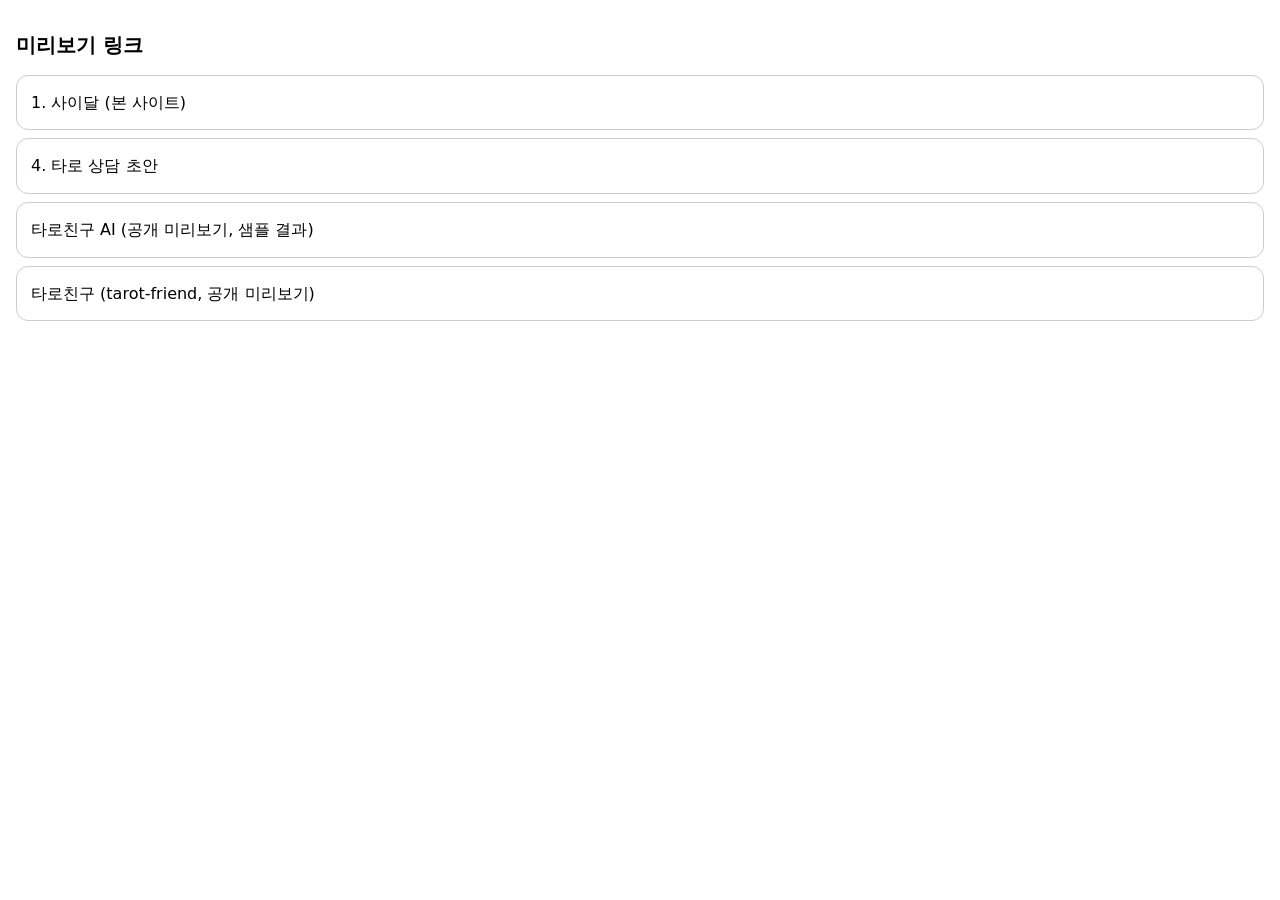
<file: index.html>
<!doctype html>
<html lang="ko"><head><meta charset="utf-8"><meta name="viewport" content="width=device-width,initial-scale=1"><title>미리보기</title>
<style>body{font:16px/1.6 system-ui,'Malgun Gothic',sans-serif;margin:0;padding:16px}a{display:block;padding:14px;margin:8px 0;border:1px solid #ccc;border-radius:12px;color:inherit;text-decoration:none}</style></head>
<body><h1 style="font-size:20px">미리보기 링크</h1>
<a href="sidal/index.html">1. 사이달 (본 사이트)</a>
<a href="consult/index.html">4. 타로 상담 초안</a>
<a href="tarot/index.html">타로친구 AI (공개 미리보기, 샘플 결과)</a>
<a href="friend/index.html">타로친구 (tarot-friend, 공개 미리보기)</a>
</body></html>
</file>
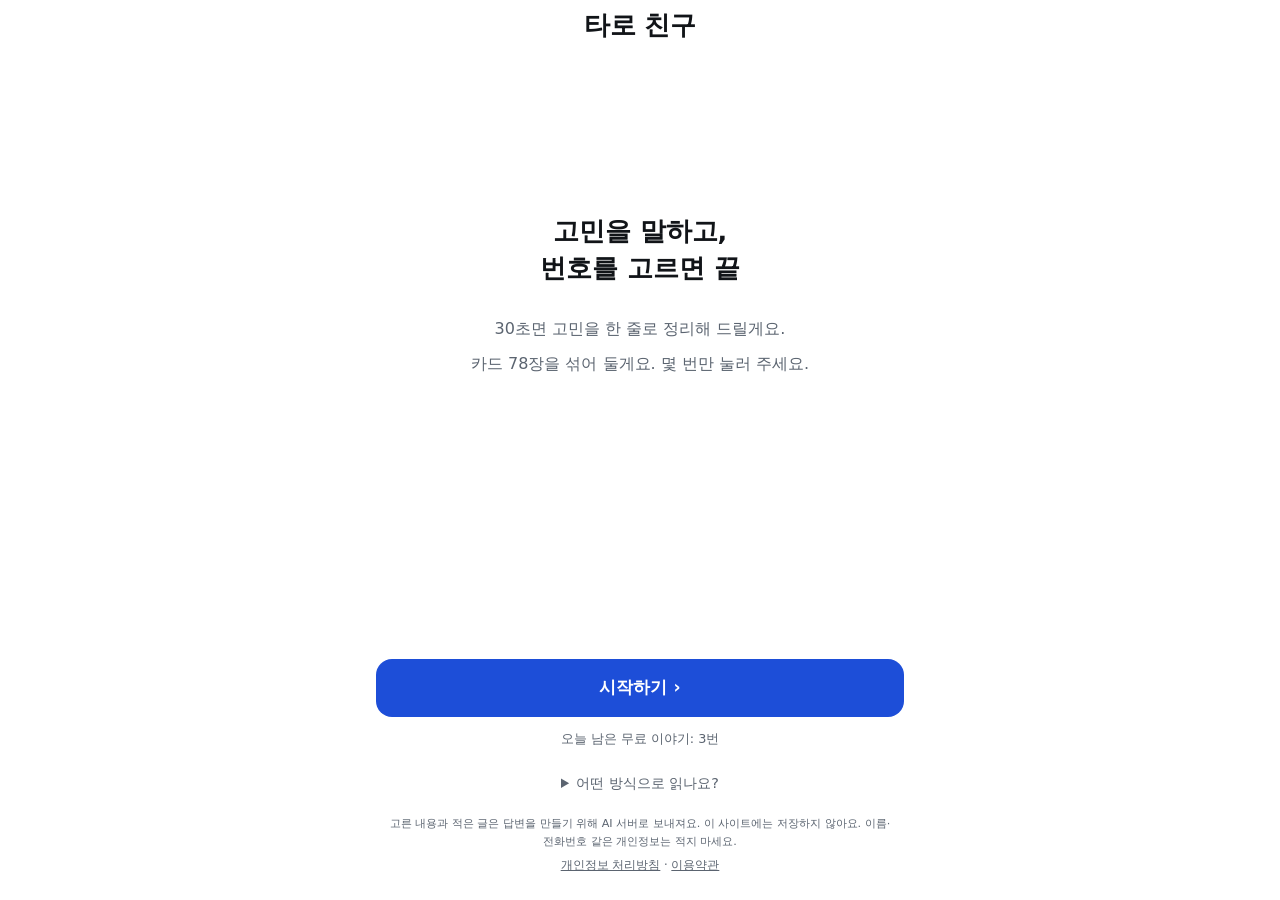
<file: friend/index.html>
<!doctype html>
<html lang="ko">
<head>
<meta charset="utf-8">
<meta name="viewport" content="width=device-width, initial-scale=1, viewport-fit=cover">
<title>타로 친구 — 클릭 몇 번으로 고민 정리</title>
<meta name="description" content="한 화면에 질문 하나. 눌러서 고르고, 번호를 고르면 타로 카드의 상징으로 생각을 정리해 드려요.">
<meta property="og:title" content="타로 친구 — 클릭 몇 번으로 고민 정리">
<meta property="og:description" content="고민 종류를 고르고, 카드 번호를 고르면 끝. 재미와 자기 성찰을 위한 타로 글 상담이에요.">
<meta property="og:type" content="website">
<meta property="og:locale" content="ko_KR">
<meta name="theme-color" content="#ffffff">
<link rel="icon" href="data:image/svg+xml,%3Csvg xmlns='http://www.w3.org/2000/svg' viewBox='0 0 64 64'%3E%3Crect width='64' height='64' rx='20' fill='%231d4ed8'/%3E%3Ctext x='32' y='43' font-size='34' font-weight='700' text-anchor='middle' fill='%23ffffff' font-family='sans-serif'%3E%ED%83%80%3C/text%3E%3C/svg%3E">
<link rel="stylesheet" href="step.css">
</head>
<body class="stepbody">
<noscript><p class="noscript">타로 친구는 자바스크립트가 켜져 있어야 쓸 수 있어요. 브라우저 설정에서 켜 주세요.</p></noscript>
<header class="stephead">
  <button class="backbtn" id="backBtn" type="button" aria-label="이전 화면" hidden>‹</button>
  <span class="steptitle" id="stepTitle">타로 친구</span>
</header>
<div class="progress" id="progress" role="progressbar" aria-valuemin="0" aria-valuemax="4" aria-valuenow="0" aria-label="진행 상황" hidden><span id="barFill"></span></div>

<main class="stage" id="stage">
  <!-- 0 시작 -->
  <section class="screen" data-screen="0">
    <div class="top">
      <h1>고민을 말하고,<br>번호를 고르면 끝</h1>
      <p class="lead">30초면 고민을 한 줄로 정리해 드릴게요.</p>
      <p class="lead">카드 78장을 섞어 둘게요. 몇 번만 눌러 주세요.</p>
    </div>
    <div class="bottom">
      <button class="cta" id="startBtn" type="button">시작하기 <span aria-hidden="true">›</span></button>
      <p class="note" id="usageNote"></p>
      <details class="how">
        <summary>어떤 방식으로 읽나요?</summary>
        <p>라이더-웨이트 타로 78장을 읽을 때마다 새로 섞어요. 고른 번호는 섞인 줄의 자리 번호이고, 카드는 서버가 정해요. 카드는 바르게 선 방향으로만 읽고, 세 장은 지금 상황 · 걸림돌 · 이번 주 한 걸음이에요. 미래나 상대의 마음을 알려 주지 않는 생각 정리용 해석이에요.</p>
      </details>
      <p class="legal-note">고른 내용과 적은 글은 답변을 만들기 위해 AI 서버로 보내져요. 이 사이트에는 저장하지 않아요. 이름·전화번호 같은 개인정보는 적지 마세요.</p>
      <p class="legal-links"><a href="privacy.html">개인정보 처리방침</a> · <a href="terms.html">이용약관</a></p>
    </div>
  </section>

  <!-- 1 고민 종류 -->
  <section class="screen" data-screen="1" hidden>
    <div class="top"><h1>어떤 고민이<br>마음에 걸리나요?</h1></div>
    <div class="bottom"><div class="choices" id="catHost" role="radiogroup" aria-label="고민 종류"></div></div>
  </section>

  <!-- 2 한 줄로 더 -->
  <section class="screen" data-screen="2" hidden>
    <div class="top"><h1>고민을<br>말해주세요</h1><p class="lead">적으면 해석이 내 이야기에 더 가까워져요. 건너뛰어도 돼요.</p></div>
    <div class="bottom">
      <form id="detailForm" autocomplete="off">
        <label for="detail" class="sr">고민 한 줄</label>
        <textarea id="detail" maxlength="150" rows="3" placeholder="예) 요즘 사람에 치여서 너무 힘들어요" enterkeyhint="next"></textarea>
        <div class="count"><span id="detailCount">0</span> / 150</div>
        <button class="cta" type="submit">다음 <span aria-hidden="true">›</span></button>
        <button class="plain" id="skipDetail" type="button">건너뛰기</button>
      </form>
    </div>
  </section>

  <!-- 3 번호 (카드는 3장) -->
  <section class="screen" data-screen="3" hidden>
    <div class="top"><h1 id="pickTitle">카드를<br>골라 주세요</h1><p class="lead" id="pickLead"></p></div>
    <div class="bottom">
      <ol id="slotsHost" class="slots" aria-label="고른 번호"></ol>
      <p class="pickstatus" id="pickStatus"></p>
      <div id="gridHost" class="grid" role="group" aria-label="1부터 78까지 번호"></div>
      <button class="cta" id="confirmPick" type="button" disabled>이 번호로 볼게요</button>
      <button class="plain" id="clearPick" type="button">다시 고르기</button>
    </div>
  </section>

  <!-- 4 확인 -->
  <section class="screen" data-screen="4" hidden>
    <div class="top"><h1>모두 제대로<br>골랐습니까?</h1></div>
    <div class="bottom">
      <dl class="summary" id="summary"></dl>
      <button class="cta" id="yesBtn" type="button">네, 맞습니다.</button>
      <button class="plain boxed" id="editBtn" type="button">답변 수정하기</button>
    </div>
  </section>

  <!-- 5 결과 -->
  <section class="screen result" data-screen="5" hidden>
    <div class="top"><h1 id="resultTitle" class="sr">카드를 읽는 중이에요</h1></div>
    <div class="bottom">
      <div id="pickedHost" aria-live="polite"></div>
      <div id="reading" class="reading" aria-live="polite"></div>
      <div class="afterrow saverow" id="afterRow" hidden>
        <button class="plain boxed" id="shareBtn" type="button" hidden>공유하기</button>
        <button class="plain boxed" id="saveBtn" type="button">고른 카드 사진으로 저장</button>
      </div>
      <section class="deepchoice" id="deepChoice" aria-labelledby="deepTitle" hidden>
        <h2 class="deeptitle" id="deepTitle">더 깊이 이야기하고 싶다면</h2>
        <button class="plain boxed deepcard" id="aiDeepBtn" type="button">
          <b>AI 카운슬러와 깊이 대화하기</b>
          <span>이 카드와 고민을 바탕으로 이어서 물어볼 수 있어요.</span>
        </button>
        <button class="plain boxed deepcard" id="expertBtn" type="button">
          <b>전문가와 1:1 심층 상담 신청하기</b>
          <span>혼자 해결하기 어려운 깊은 고민, 전문가가 직접 답해 드립니다.</span>
        </button>
      </section>
      <dialog class="sheet" id="expertDialog" aria-labelledby="expertTitle">
        <h2 id="expertTitle">전문가 상담은 준비 중이에요</h2>
        <p>상담사 연결과 예약은 아직 열리지 않았어요. 준비되면 이곳에서 먼저 알려 드릴게요. 지금은 AI 카운슬러와 먼저 이야기해 보실 수 있어요.</p>
        <button class="cta small" id="expertClose" type="button">알겠어요</button>
      </dialog>
      <div id="followAnswers"></div>
      <form id="followForm" class="followform" autocomplete="off" hidden>
        <label for="follow" class="sr">더 궁금한 점</label>
        <input id="follow" type="text" maxlength="300" placeholder="더 궁금한 점이 있나요?" enterkeyhint="send">
        <button class="cta small" type="submit">보내기</button>
        <p class="note" id="followNote"></p>
      </form>
      <div class="againrow" id="againRow" hidden>
        <button class="plain boxed" id="againBtn" type="button">처음으로</button>
      </div>
      <p class="note">카드 그림: 라이더-웨이트-스미스 덱(1909, 퍼블릭 도메인). 그림 Pamela Colman Smith.</p>
      <p class="note disclaimer">타로는 재미와 자기 성찰을 위한 상징 해석이에요. 미래나 상대의 마음을 알려 주지 않아요. 돈·건강·법률·안전이 걸린 일은 카드로 정하지 말고 전문가나 공식 상담 창구와 먼저 이야기해 보세요.</p>
    </div>
  </section>
</main>
<div id="toast" class="toast" role="status" aria-live="polite" hidden></div>

<script src="core.js"></script>
<script src="common.js"></script>
<script src="step.js"></script>
</body>
</html>
</file>
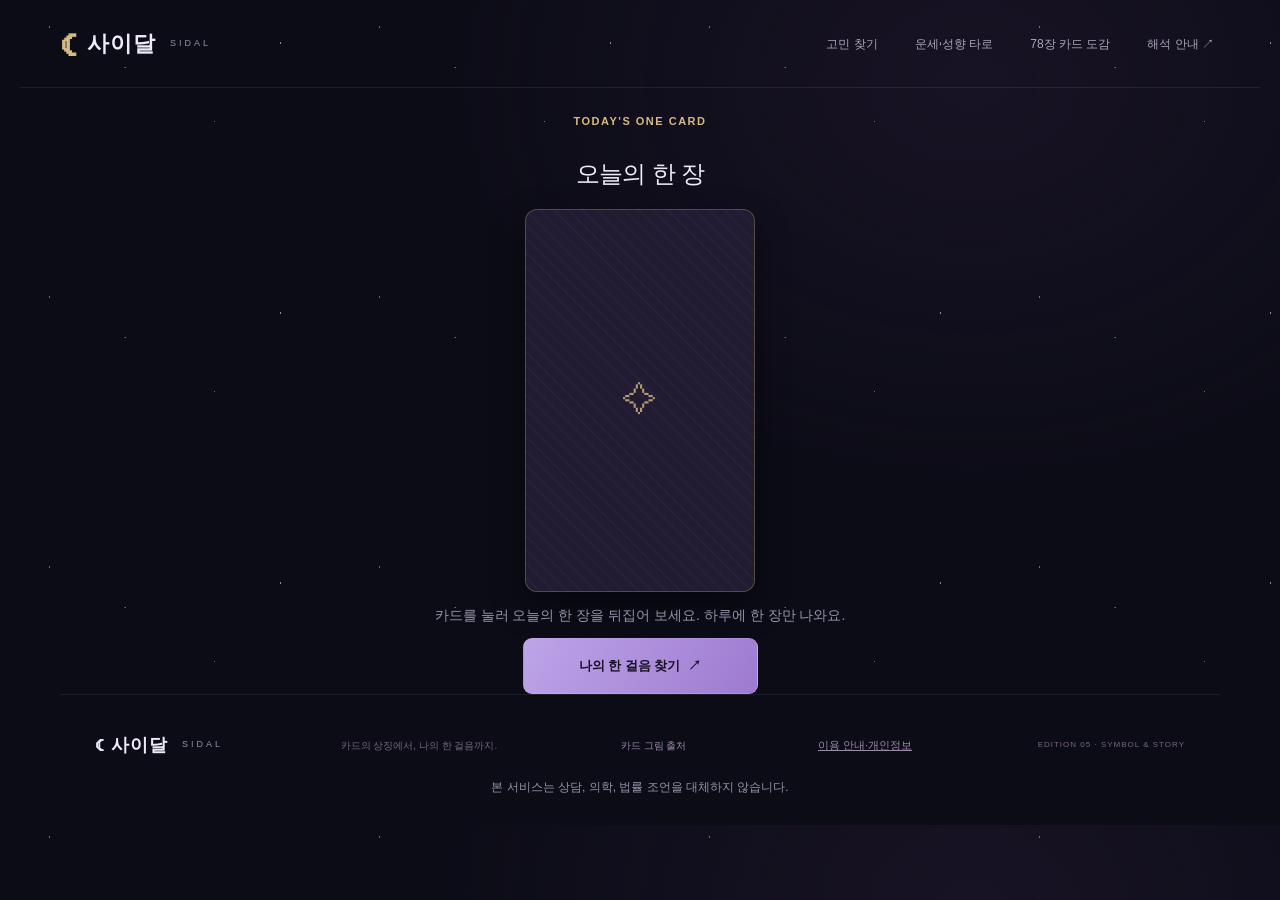
<file: sidal/index.html>
<!doctype html>
<html lang="ko">
<head>
  <meta charset="utf-8">
  <meta name="viewport" content="width=device-width,initial-scale=1,viewport-fit=cover">
  <meta name="theme-color" content="#0c0c17">
  <title>사이달 Sidal — 카드의 상징에서, 나의 한 걸음까지</title>
  <meta name="description" content="210가지 고민을 전통 타로의 상징으로 읽어요. 상황별 리딩과 78장 카드 도감, 오늘 실행할 작은 한 걸음.">
  <meta property="og:type" content="website">
  <meta property="og:site_name" content="사이달 Sidal">
  <meta property="og:title" content="78장 중 내 마음이 고른 한 장은? — 사이달">
  <meta property="og:description" content="고민 하나, 카드 한 장. 끌리는 한 장을 고르면 지금 필요한 작은 한 걸음이 보여요. 생년월일·MBTI 타로도 무료로 만나 보세요.">
  <meta property="og:locale" content="ko_KR">
  <meta property="og:url" content="__SITE_URL__/">
  <meta property="og:image" content="__SITE_URL__/og-image.png">
  <meta property="og:image:width" content="1200">
  <meta property="og:image:height" content="630">
  <meta property="og:image:type" content="image/png">
  <meta property="og:image:alt" content="밤하늘 위의 금빛 초승달과 별">
  <meta name="twitter:card" content="summary_large_image">
  <meta name="twitter:title" content="78장 중 내 마음이 고른 한 장은? — 사이달">
  <meta name="twitter:description" content="고민 하나, 카드 한 장. 끌리는 한 장을 고르면 지금 필요한 작은 한 걸음이 보여요. 생년월일·MBTI 타로도 무료로 만나 보세요.">
  <meta name="twitter:image" content="__SITE_URL__/og-image.png">
  <meta name="apple-mobile-web-app-capable" content="yes">
  <meta name="mobile-web-app-capable" content="yes">
  <meta name="apple-mobile-web-app-title" content="사이달">
  <link rel="canonical" href="__SITE_URL__/">
  <meta name="sidal:kakao-key" content="__KAKAO_JS_KEY__">
  <meta name="sidal:portone-code" content="__PORTONE_IMP_CODE__">
  <meta name="sidal:portone-pg-kakao" content="__PORTONE_PG_KAKAO__">
  <meta name="sidal:portone-pg-toss" content="__PORTONE_PG_TOSS__">
  <meta name="sidal:portone-pg-card" content="__PORTONE_PG_CARD__">
  <meta name="sidal:verify-path" content="__PAYMENT_VERIFY_PATH__">
  <link rel="icon" href="favicon.svg" type="image/svg+xml">
  <link rel="icon" href="icons/icon-192.png" sizes="192x192" type="image/png">
  <link rel="apple-touch-icon" href="icons/apple-touch-icon.png">
  <link rel="manifest" href="manifest.json">
  <link rel="stylesheet" href="style.css">
</head>
<body>
<noscript><p style="margin:0;padding:16px;text-align:center;background:#1b182a;color:#eeeaf7">사이달은 JavaScript가 켜져 있어야 사용할 수 있어요.</p></noscript>
<div class="stars" aria-hidden="true"></div>
<dialog id="checkerModal" class="checker-modal"><button class="modal-close" id="checkerClose" aria-label="점검창 닫기">×</button><div class="eyebrow">BEFORE YOU SEND</div><h2>보내기 전 30초 점검</h2>
  <p class="fine">보내려는 문장을 붙여넣으면, 사실과 분명함을 먼저 보는 사람과 말투와 마음을 먼저 보는 사람에게 어떻게 읽힐 수 있는지 알려 드려요. 문장은 이 기기 안에서만 계산하고 저장하거나 보내지 않아요.</p>
  <label for="checkerInput">보낼 문장</label>
  <textarea id="checkerInput" maxlength="600" rows="5" placeholder="예: 어제 약속이 갑자기 취소돼서 서운했어. 다음엔 미리 말해줘."></textarea>
  <div class="actions"><button class="primary" id="checkerGo">30초 점검하기</button><button class="secondary" id="checkerClear">지우기</button></div>
  <div id="checkerResult" class="fortune-result" role="status"></div></dialog>
<header>
  <a class="brand" href="./"><span>☾</span> 사이달 <small>SIDAL</small></a>
  <nav><button id="exploreNav">고민 찾기</button><button id="fortuneNav">운세·성향 타로</button><button id="deckNav">78장 카드 도감</button><button id="about">해석 안내 ↗</button></nav>
</header>
<main>
<section id="home">
<section id="todayCard" class="today-card" aria-labelledby="todayTitle">
  <div class="eyebrow">TODAY'S ONE CARD</div>
  <h2 id="todayTitle">오늘의 한 장</h2>
  <button id="todayFlip" class="today-flip" aria-label="오늘의 한 장 뒤집기"><span id="todayBack" class="today-back" aria-hidden="true">✧</span><img id="todayImage" alt="" width="480" height="800" hidden></button>
  <p id="todayHint" role="status">카드를 눌러 오늘의 한 장을 뒤집어 보세요. 하루에 한 장만 나와요.</p>
  <div id="todayResult" class="today-result" hidden>
    <h3 id="todayName"></h3><div id="todayKeys" class="keyword-row"></div>
    <ol class="today-lines"><li id="todayLine1"></li><li id="todayLine2"></li><li id="todayLine3"></li></ol>
    <button id="todayPhoto" class="secondary" style="margin-top:18px;">스토리용 포토카드 저장</button>
  </div>
</section>
  <button id="toIntro" class="primary hero-button today-next" style="display:flex;margin:6px auto 0;">나의 한 걸음 찾기 <span>↗</span></button>
</section>
<section id="intro" hidden>
  <button class="back" id="backToday">← 오늘의 한 장</button>
  <div class="hero">
    <div class="hero-copy">
      <div class="eyebrow"><span></span> A SYMBOL. A QUESTION. A SMALL STEP.</div>
      <h1>카드 속 이야기에서<br>나의 <em>한 걸음</em>을 찾다.</h1>
      <p>막연한 위로보다, 내 고민에 닿는 해석.<br>전통 타로의 그림과 상징을 따라<br>지금의 마음을 천천히 들여다보세요.</p>
      <button id="explore" class="primary hero-button">내 고민의 카드 만나기 <span>↗</span></button>
      <button id="fortuneHero" class="secondary hero-button">생년월일 타로·MBTI 성향 타로</button>
      <button id="checkerHero" class="secondary hero-button">보내기 전 30초 점검</button>
      <div class="hero-meta"><span>210가지 상황 리딩</span><i></i><span>78장 카드 도감</span><i></i><span>무료</span></div>
    </div>
    <div class="cosmos authentic-hero" aria-hidden="true">
      <div class="orbit o1"></div><div class="orbit o2"></div><div class="planet"></div>
      <div class="star s1">✦</div><div class="star s2">✧</div>
      <img class="hero-card left" src="assets/tarot/18_Moon.webp" alt="" width="480" height="800">
      <img class="hero-card right" src="assets/tarot/17_Star.webp" alt="" width="480" height="800">
      <img class="hero-card central" src="assets/tarot/09_Hermit.webp" alt="" width="480" height="800">
      <div class="orbit-label">RIDER–WAITE–SMITH · THE HERMIT</div>
    </div>
  </div>
  <div class="notice"><span>✧</span><p>카드의 기본 뜻은 지키고, 고민에 따라 읽는 관점은 달라져요.</p><button id="noticeAbout">어떻게 해석하나요? ⓘ</button></div>
  <section id="browse">
    <div class="section-head"><div><div class="eyebrow">01 — FIND YOUR QUESTION</div><h2>오늘, 어떤 마음으로 왔나요?</h2></div><span class="count-tag">7 THEMES · 210 STORIES</span></div>
    <div class="searchbox"><span>⌕</span><input id="search" type="search" placeholder="차단, 선톡, 이직… 마음에 걸리는 단어를 찾아보세요." aria-label="고민 검색"><button id="clearSearch" hidden aria-label="검색 지우기">×</button><kbd>SEARCH</kbd></div>
    <div id="categories" class="categories" role="group" aria-label="고민 범주"></div>
    <div class="list-head"><h3 id="listTitle">모든 고민</h3><span id="count" role="status"></span></div>
    <div id="situations" class="situations"></div>
    <div id="empty" hidden><span>✧</span><h3>아직 그 단어의 이야기는 없어요.</h3><p>다른 표현으로 찾아보세요.</p><button id="resetSearch" class="secondary">전체 고민 보기</button></div>
  </section>
</section>
<section id="fortune" class="stage" hidden>
  <button class="back" id="backFortune">← 처음으로</button>
  <div class="eyebrow">BIRTHDATE TAROT &amp; MBTI TAROT</div>
  <h1 tabindex="-1">생년월일 타로와 MBTI 성향 타로</h1>
  <div class="fortune-tabs" role="tablist"><button id="tab-birth" role="tab" aria-selected="true" class="active">생년월일 타로</button><button id="tab-mbti" role="tab" aria-selected="false">MBTI 성향 타로</button><button id="tab-chem" role="tab" aria-selected="false">2인 케미</button></div>
  <div id="panel-birth" role="tabpanel">
    <div class="fortune-views" role="group" aria-label="달력 종류"><button id="cal-solar" class="secondary" aria-pressed="true">양력</button><button id="cal-lunar" class="secondary" aria-pressed="false">음력</button></div>
    <label for="birthInput">생년월일 8자리 (예: 19900101)</label>
    <input id="birthInput" type="text" inputmode="numeric" autocomplete="off" maxlength="10" placeholder="19900101">
    <label class="share-opt" id="birthLeapWrap" hidden><input type="checkbox" id="birthLeap"> <span>윤달이에요 (음력 윤달에 태어났을 때만)</span></label>
    <label class="share-opt"><input type="checkbox" id="birthRemember"> <span>이 기기에 기억하기 (끄면 이 화면을 닫을 때 사라져요)</span></label>
    <p class="fortune-note">생년월일은 서버로 보내지 않고 이 브라우저 안에서만 계산해요. 기억하기를 켜면 이 기기의 저장소(localStorage)에만 남고, 아래 버튼으로 지울 수 있어요. 음력을 고르면 이 브라우저 안에서 양력 날짜로 바꿔서 계산해요(1900~2100년).</p>
    <div class="actions"><button class="primary" id="birthGo">올해와 오늘의 카드 보기</button><button class="secondary" id="birthAgain">다른 카드로 다시 보기</button><button class="secondary" id="birthForget">기억한 생년월일 지우기</button></div>
    <div id="birthResult" class="fortune-result" role="status"></div>
  </div>
  <div id="panel-mbti" role="tabpanel" hidden>
    <label for="mbtiSelect">내 MBTI</label>
    <select id="mbtiSelect"><option value="">고르기</option></select>
    <div class="fortune-views" role="group" aria-label="해석 관점"><button id="view-own" class="secondary" aria-pressed="true">내 성향대로 보기</button><button id="view-opposite" class="secondary" aria-pressed="false">반대 관점으로 보기</button></div>
    <div class="actions"><button class="primary" id="mbtiGo">오늘의 카드 보기</button><button class="secondary" id="mbtiAgain">다른 카드로 다시 보기</button></div>
    <div id="mbtiResult" class="fortune-result" role="status"></div>
  </div>
  <div id="panel-chem" role="tabpanel" hidden>
    <p class="fortune-note">두 사람의 MBTI로 만드는 대화 사용설명서예요. 서로의 마음이나 궁합의 좋고 나쁨은 단정하지 않아요.</p>
    <label for="chemMe">내 MBTI</label>
    <select id="chemMe"><option value="">고르기</option></select>
    <label for="chemPartner">상대 MBTI</label>
    <select id="chemPartner"><option value="">고르기</option></select>
    <div class="actions"><button class="primary" id="chemGo">우리 케미 보기</button><button class="secondary" id="chemAgain">다른 카드로 다시 보기</button></div>
    <div id="chemResult" class="fortune-result" role="status"></div>
  </div>
</section>
<section id="prepare" class="stage" hidden>
  <button class="back" id="backList">← 고민 목록으로</button>
  <div class="eyebrow">02 — A MOMENT FOR YOURSELF</div>
  <h1 tabindex="-1">답을 서두르기 전에,<br>나의 질문을 놓아보세요.</h1>
  <div class="selected-question"><span id="selectedCat"></span><h2 id="selectedTitle"></h2></div>
  <label for="note">나에게 남기는 메모 <span>선택</span></label>
  <textarea id="note" maxlength="500" placeholder="지금 확인되는 일과 내가 가장 궁금한 점을 적어보세요."></textarea>
  <div class="input-meta"><span>개인 메모는 나만 보는 기록이에요. 자동 해석에 반영되거나 전송되지 않아요.</span><span id="noteCount">0 / 500</span></div>
  <button class="primary" id="begin">이 고민의 카드 펼치기 <span>✦</span></button>
  <p class="fine">카드를 섞고, 뒷면이 보이는 카드 중에서 끌리는 한 장을 직접 골라요. 정방향 상징 리딩이며 미래를 예측하지 않아요.</p>
</section>
<section id="ritual" class="ritual" hidden>
  <button class="back" id="backPrepare">← 질문으로 돌아가기</button>
  <div class="eyebrow">03 — DRAW ONE CARD</div>
  <h1 tabindex="-1">질문을 떠올리며,<br>끌리는 카드를 한 장 고르세요.</h1>
  <p id="ritualHint" role="status">카드를 섞고 있어요.</p>
  <div id="cardStage" class="card-stage">
    <div class="tarot ghost g1" aria-hidden="true">✧</div><div class="tarot ghost g2" aria-hidden="true">✧</div><div class="tarot ghost g3" aria-hidden="true">✧</div>
    <button id="reveal" class="flip-card" disabled aria-label="고른 카드">
      <span class="flip-inner">
        <span class="tarot card-back"><small>SIDAL</small><span class="seal">✧</span><b>YOUR INNER ORBIT</b><small>TOUCH TO REVEAL</small></span>
        <span class="tarot card-front"><img id="revealImage" alt="" width="480" height="800"></span>
      </span>
    </button>
  </div>
  <div id="spread" class="spread" role="group" aria-label="뒷면이 보이는 카드 78장 중 세 장 고르기" hidden></div>
  <button class="secondary" id="reshuffle" hidden>다시 섞기 ↻</button>
  <div class="reveal-caption" id="revealCaption" hidden><h2 id="revealName"></h2><p id="revealKeys"></p><button class="primary" id="readResult">내 상황의 해석 읽기 <span>↗</span></button></div>
  <p class="fine">카드의 고유한 상징을 선택한 상황에 연결해요.</p>
</section>
<section id="result" hidden>
  <button class="back" id="backHome">← 다른 고민 살펴보기</button>
  <div id="threeCards" class="three-cards" hidden></div>
  <div class="result-header">
    <figure class="reading-figure">
      <button class="art-button" id="enlargeCard" aria-label="카드 그림과 기본 뜻 크게 보기"><img id="resultImage" alt="" width="480" height="800"></button>
      <figcaption><span class="card-number" id="resultNum"></span><h2 id="resultCard"></h2><span class="card-english" id="resultEn"></span></figcaption>
    </figure>
    <div class="reading-intro">
      <div class="eyebrow">YOUR QUESTION, IN A DIFFERENT LIGHT</div>
      <span class="pill" id="resultCat"></span><h1 id="resultTitle" tabindex="-1"></h1>
      <p class="reading-lead" id="readingLead"></p>
      <div class="meaning-panel"><span class="tiny-label">이 카드의 기본 뜻 · 정방향</span><div id="resultKeys" class="keyword-row"></div><p id="coreMeaning"></p></div>
      <p class="reading-method">직접 고른 카드 · 정방향 상징 리딩</p>
    </div>
  </div>
  <aside id="memo" hidden><div><span>MY NOTE</span><button id="deleteNote">메모 지우기</button></div><p id="memoText"></p><small>직접 적은 메모예요. 해석은 선택한 상황을 기준으로 작성돼요.</small></aside>
  <div class="report">
    <article class="report-card full story-panel"><div class="report-label"><span>01</span> THE CARD & YOUR STORY <i>✧</i></div><h2>그림의 상징이 내 고민과 만나는 곳</h2><div class="story-layout"><div><h3>그림에서 발견한 단서</h3><p id="symbolism"></p></div><div><h3>내 상황에 연결하면</h3><p id="story"></p></div></div></article>
    <article class="report-card"><div class="report-label"><span>02</span> FIVE ELEMENTS <i>☯</i></div><h2 id="energyTitle"></h2><div class="elements"><span>木</span><span>火</span><span>土</span><span>金</span><span>水</span></div><p id="energy"></p><small>오행은 별도의 비유예요. 타로의 전통 대응이나 개인 사주 계산을 뜻하지 않아요.</small></article>
    <article class="report-card"><div class="report-label"><span>03</span> FACT & INTERPRETATION <i>◎</i></div><h2>보이는 일과, 아직 모르는 마음</h2><div class="lock-zone"><div class="reality"><div><span>선택한 상황에서 확인되는 것</span><p id="fact"></p></div><div><span>아직 단정할 수 없는 것</span><p id="uncertain"></p></div></div><div class="lock-host" id="lockHostFact"></div></div></article>
    <article class="report-card full solution"><div class="report-label"><span>04</span> YOUR NEXT SMALL STEP <i>↗</i></div><h2>오늘 실행할 수 있는 한 가지</h2><p id="action"></p><div class="lock-zone"><div class="template"><div><span id="templateLabel"></span><button id="copyTemplate">복사하기 ↗</button></div><blockquote id="templateText"></blockquote></div><div class="lock-host" id="lockHostTemplate"></div></div><small>상대가 연락을 거절했다면 문장을 전송하지 마세요. 내 상황과 말투에 맞게 바꿔 사용하세요.</small></article>
  </div>
  <section class="reflection-panel"><div class="eyebrow">A QUESTION TO TAKE WITH YOU</div><h2 id="reflection"></h2></section>
  <p class="ticket-badge" id="ticketBadge" hidden></p>
  <div class="actions"><button class="primary" id="download">스토리용 이미지 저장 <span>↓</span></button><button class="secondary" id="copyReport">전체 해석 복사 ↗</button></div>
  <section id="waitlist" class="waitlist" aria-label="출시 알림" hidden>
    <p class="waitlist-lead">더 깊은 상담이 열리면 가장 먼저 알려 드릴게요.</p>
    <a id="waitlistLink" class="primary waitlist-button" href="#" target="_blank" rel="noopener">출시 알림받기</a>
    <p class="fine">알림 신청 폼에 입력한 이메일은 출시 안내에만 쓰이고, 신청 폼의 보관 기간과 삭제 방법은 개인정보 처리방침을 따릅니다.</p>
  </section>
  <section class="share" aria-label="공유">
    <div class="share-buttons"><button class="share-kakao" id="shareKakao">카카오톡으로 공유하기</button><button class="secondary" id="copyLink">링크 복사</button></div>
    <input class="share-link-field" id="shareLinkField" type="text" readonly hidden aria-label="공유 링크">
  </section>
  <button class="back" id="again">다른 고민의 카드 만나기 ↗</button>
  <p class="fine">타로는 미래나 타인의 마음을 확인하는 방법이 아니에요.<br>중요한 결정은 실제 정보와 상황을 바탕으로 내려주세요.</p>
</section>
</main>
<footer><a class="brand" href="./">☾ 사이달 <small>SIDAL</small></a><p>카드의 상징에서, 나의 한 걸음까지.</p><button id="credits">카드 그림 출처</button><a class="legal-link" href="privacy.html">이용 안내·개인정보</a><span id="paidLegal" hidden><a class="legal-link" href="terms.html">이용약관</a> <a class="legal-link" href="refund.html">환불 규정</a> <a class="legal-link" href="seller.html">사업자 정보</a></span><span>EDITION 05 · SYMBOL & STORY</span><p class="disclaimer">본 서비스는 상담, 의학, 법률 조언을 대체하지 않습니다.</p><div id="bizInfo" class="biz-info" hidden><b>사업자 정보</b> 상호명 [입력 필요] · 대표자 [입력 필요] · 사업자등록번호 [입력 필요] · 통신판매업 신고번호 [입력 필요] · 연락처 [입력 필요]</div></footer>
<dialog id="modal"><button class="modal-close" id="close" aria-label="안내 닫기">×</button><div class="eyebrow">ABOUT SIDAL</div><h2>상징은 그대로,<br>해석은 내 상황 가까이.</h2><p>Rider–Waite–Smith 계열의 전통 도상과 정방향 기본 의미를 바탕으로 읽어요. 카드 해석은 학파와 독자에 따라 다를 수 있어요.</p><p>상황 해석(확인되는 것, 단정할 수 없는 것, 행동)은 210개 상황마다 미리 작성한 내용이에요. 카드는 78장을 섞은 뒤 직접 한 장을 골라요. 실시간 AI 분석은 아니에요. 카드 도감에서는 메이저 22장과 마이너 56장의 그림과 기초 의미를 볼 수 있어요.</p><p>오행은 상황을 돌아보는 별도의 비유이며 생년월일시로 계산한 사주가 아니에요. 개인 메모는 화면 안에서만 쓰고 새로고침하면 사라져요.</p><p class="attribution">그림: Pamela Colman Smith · 구성: A. E. Waite (1909). 스캔 복원: Steve P. · 배포: mixvlad/TarotCards. 원본 도상의 번호와 제목을 보존했어요. <a href="assets/tarot/ATTRIBUTION.md" target="_blank" rel="noopener">상세 출처 보기 ↗</a></p><button class="primary" id="closeBottom">이해했어요 <span>✧</span></button></dialog>
<dialog id="deckModal" class="deck-modal"><div class="deck-heading"><div><div class="eyebrow">THE TAROT LIBRARY</div><h2>그림을 알고, 뜻을 읽다.</h2></div><button id="closeDeck" class="secondary" aria-label="카드 도감 닫기">닫기 ×</button></div><p class="deck-subtitle">메이저 22장 · 마이너 56장 / 정방향의 기초 의미. 카드를 누르면 그림과 상징을 크게 볼 수 있어요.</p><div id="deckFilters" class="categories" role="group" aria-label="카드 도감 분류"></div><div id="deckGrid" class="deck-grid"></div><div id="deckDetail" hidden><button id="backDeck" class="back">← 카드 목록</button><div class="deck-detail-layout"><img id="detailImage" alt="" width="480" height="800"><div><span class="tiny-label" id="detailGroup"></span><h2 id="detailName"></h2><p class="card-english" id="detailEn"></p><div class="keyword-row" id="detailKeys"></div><h3>그림 속 상징</h3><p id="detailSymbol"></p><h3>정방향으로 읽는 관점</h3><p id="detailMeaning"></p><blockquote id="detailQuestion"></blockquote></div></div></div></dialog>
<dialog id="payModal" class="pay-modal"><button class="modal-close" id="payClose" aria-label="결제창 닫기">×</button><div class="eyebrow">TICKET</div><h2>심층 리포트 열어보기</h2><p class="fine">3단계 심층 진단과 4단계 대화 문장을 열어요. 오늘 실행할 한 가지와 카드 이야기는 언제나 무료예요.</p><div id="payProducts" class="pay-products"></div><div id="payMethods" class="pay-methods"></div><p class="fine">티켓은 이 기기의 브라우저에 저장돼요. 브라우저 데이터를 지우거나 기기를 바꾸면 사라질 수 있어요.</p><p class="fine" id="payLegal">결제하면 <a href="terms.html" target="_blank" rel="noopener">이용약관</a>과 <a href="refund.html" target="_blank" rel="noopener">환불 규정</a>(미사용 티켓은 결제 후 7일 이내 환불, 열람 후에는 환불 불가)에 동의한 것으로 봐요.</p></dialog>
<div id="toast" role="status"></div>
<script src="data.js"></script><script src="deck.js"></script><script src="readings.js"></script><script src="app.js"></script><script src="fortune.js"></script><script src="fortune-ui.js"></script><script src="share.js"></script><script src="tickets.js"></script><script src="payment.js"></script><script src="paywall.js"></script><script src="chem.js"></script><script src="chem-ui.js"></script><script src="calendar.js"></script><script src="checker.js"></script><script src="checker-ui.js"></script><script src="home.js"></script><script src="photocard.js"></script>
</body>
</html>
</file>
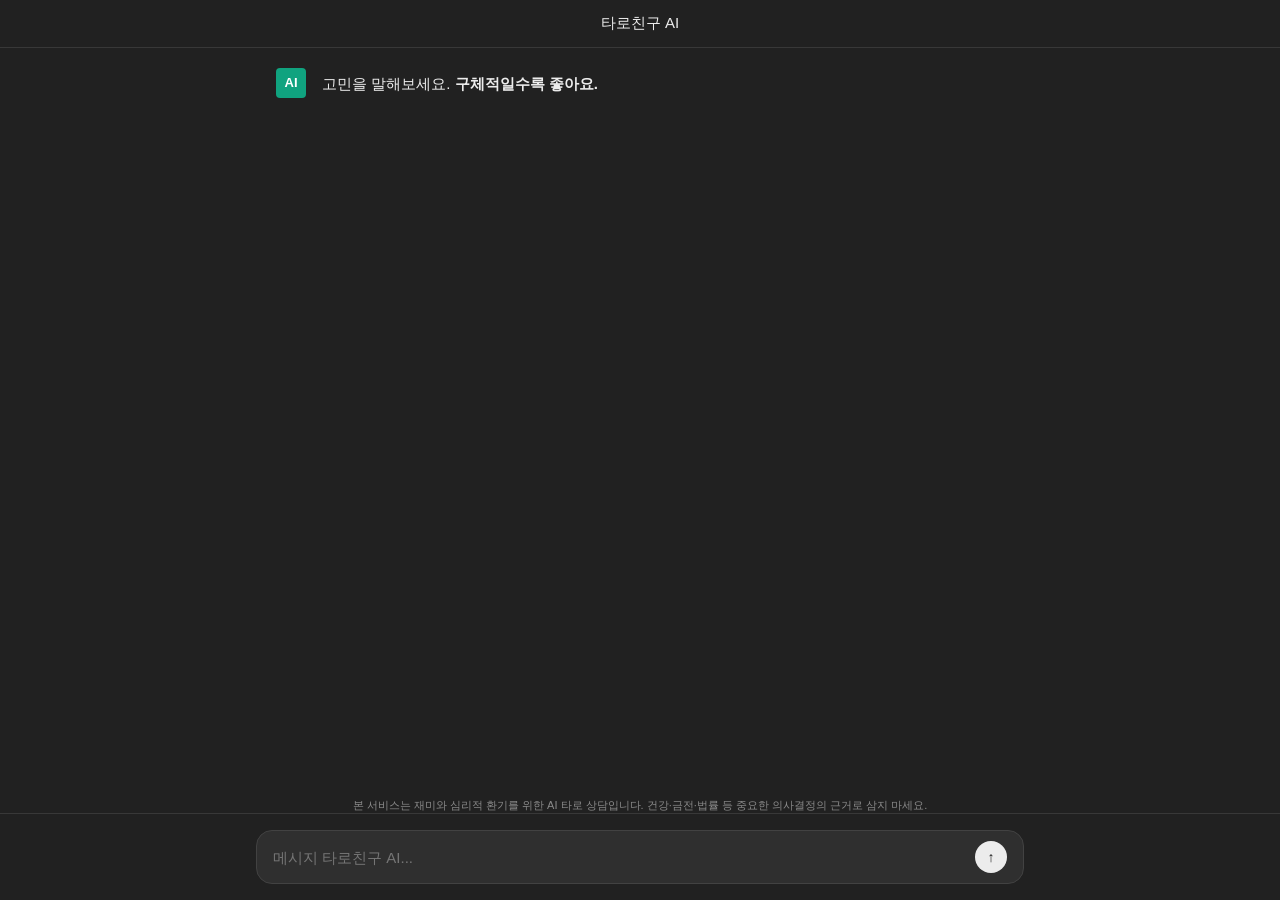
<file: tarot/index.html>
<!DOCTYPE html>
<html lang="ko">
<head>
    <meta charset="UTF-8">
    <meta name="viewport" content="width=device-width, initial-scale=1.0">
    <title>타로친구 AI</title>
    <style>
        :root {
            --bg-color: #212121;
            --text-main: #ececec;
            --text-sub: #b4b4b4;
            --ai-bubble: #2f2f2f;
            --user-bubble: #3b3b3b;
            --border-color: #383838;
        }

        * { box-sizing: border-box; margin: 0; padding: 0; font-family: -apple-system, BlinkMacSystemFont, "Segoe UI", Roboto, sans-serif; }
        body { background-color: var(--bg-color); color: var(--text-main); display: flex; flex-direction: column; height: 100vh; justify-content: space-between; }

        .chat-header { padding: 14px 20px; background: var(--bg-color); border-bottom: 1px solid var(--border-color); display: flex; align-items: center; justify-content: center; font-size: 15px; font-weight: 500; color: var(--text-main); }

        .chat-container { flex: 1; overflow-y: auto; padding: 20px; display: flex; flex-direction: column; gap: 20px; max-width: 768px; width: 100%; margin: 0 auto; }

        .message-row { display: flex; gap: 16px; width: 100%; line-height: 1.6; font-size: 15px; }
        .message-row.user { justify-content: flex-end; }

        .avatar { width: 30px; height: 30px; border-radius: 4px; display: flex; align-items: center; justify-content: center; font-size: 13px; font-weight: bold; flex-shrink: 0; }
        .message-row.ai .avatar { background: #10a37f; color: #fff; }
        .message-row.user .avatar { background: #5436da; color: #fff; }

        .bubble { max-width: 80%; padding: 4px 0; word-break: break-word; }
        .message-row.user .bubble { background: var(--user-bubble); padding: 10px 14px; border-radius: 12px; }

        .chips { display: flex; gap: 8px; flex-wrap: wrap; padding-left: 46px; }
        .chip { background: var(--ai-bubble); color: var(--text-main); border: 1px solid #424242; border-radius: 16px; padding: 8px 14px; font-size: 14px; cursor: pointer; min-height: 44px; }

        .input-wrapper-area { padding: 16px; background: var(--bg-color); display: flex; justify-content: center; border-top: 1px solid var(--border-color); }
        .input-box { max-width: 768px; width: 100%; background: #2f2f2f; border-radius: 16px; display: flex; align-items: center; padding: 10px 16px; border: 1px solid #424242; }
        .input-box input { flex: 1; background: transparent; border: none; color: #fff; font-size: 15px; outline: none; }
        .send-btn { background: #ececec; border: none; border-radius: 50%; width: 32px; height: 32px; cursor: pointer; display: flex; align-items: center; justify-content: center; color: #212121; font-weight: bold; font-size: 14px; }
        .rcard { background: var(--ai-bubble); border: 1px solid #424242; border-radius: 14px; padding: 14px 16px; margin-bottom: 10px; white-space: pre-wrap; }
        .disclaimer { font-size: 11px; line-height: 1.5; color: #8a8a8a; text-align: center; padding: 4px 16px 0; }
        .rcard-label { font-size: 12px; color: var(--text-sub); margin-bottom: 6px; font-weight: 600; letter-spacing: 0.02em; }
    </style>
</head>
<body>

    <header class="chat-header">
        타로친구 AI
    </header>

    <div class="chat-container" id="chatContainer">
        <div class="message-row ai">
            <div class="avatar">AI</div>
            <div class="bubble">
                고민을 말해보세요. <strong>구체적일수록 좋아요.</strong>
            </div>
        </div>
    </div>

    <div class="disclaimer">본 서비스는 재미와 심리적 환기를 위한 AI 타로 상담입니다. 건강·금전·법률 등 중요한 의사결정의 근거로 삼지 마세요.</div>

    <div class="input-wrapper-area">
        <div class="input-box">
            <input type="text" id="userInput" placeholder="메시지 타로친구 AI..." onkeypress="if(event.key==='Enter') handleChat()">
            <button class="send-btn" onclick="handleChat()">↑</button>
        </div>
    </div>

    <script>
        // 흐름: 1) 고민  2) 숫자 세 개(1~78)  3) 말투(공감형·중립형·팩폭형)  4) 결과(ㄱ 카드 → ㄴ 조합과 반응 → ㄷ 앞으로의 방향과 예지)
        // 결과는 규칙으로 조립한 샘플이다. 실제 AI 답을 쓰려면 서버 연결이 필요하다.
        const MAJOR = ['바보','마법사','여사제','여황제','황제','교황','연인','전차','힘','은둔자','운명의 수레바퀴','정의','매달린 사람','죽음','절제','악마','탑','별','달','태양','심판','세계'];
        const RANKS = ['에이스','2','3','4','5','6','7','8','9','10','시종','기사','여왕','왕'];
        const SUITS = ['완드','컵','소드','펜타클'];
        const PLACES = ["창가 자리 카페","동네 공원 벤치","도서관 열람실 창가","한강 산책로","편의점 앞 평상","시장 국숫집","골목 책방","옥상 텃밭","오래된 극장 로비","버스 정류장 앞 빵집","세탁소 앞 나무 의자","지하철역 앞 꽃집","동네 찻집 2층 창가","학교 앞 문구점","강변 자전거 도로","전통시장 떡집","작은 미술관 마당","바닷가 등대 카페","대형서점 구석 자리","동네 빨래방 대기실","공원 산책로 정자","오래된 식당 구석 자리","산 아래 약수터 벤치","역 앞 분식집","주말 플리마켓 입구","한옥 마을 골목 찻집","고궁 돌담길","아파트 놀이터 그네","백화점 지하 베이커리","동네 서점 신간 코너","교회 앞 작은 쉼터","동네 떡볶이집 창가","공원 연못 옆 정자","대학가 뒷골목 카페","한강 편의점 야외 테이블","해질 무렵 옥상 난간","시골 장터 국밥집","역사 박물관 중정","호수공원 산책 데크","동네 만화방 구석","사찰 입구 찻집","보건소 앞 공원 의자","헌책방 계단 위 자리","주차장 옆 벚나무 아래","아파트 단지 정자","아침 시장 생선 가게 뒤","공항 3층 전망 카페","바닷가 방파제 끝","시내 공공도서관 로비 소파","동네 수영장 휴게실"];
        const ITEMS = ["작은 메모장","접이식 우산","화분 하나","머그잔","손수건","열쇠고리","얇은 가디건","손목시계","책 한 권","노란 볼펜","작은 거울","텀블러","향초","종이 달력","천 토트백","캔 커피 한 개","필름 카메라","작은 나침반","민트색 머리끈","오래된 엽서","동전지갑","스케치북","가벼운 운동화","원목 도마","라디오","야광 스티커","꽃 한 송이","물병","파란 바람막이","오래된 사진 한 장","오래 쓴 지갑","낡은 운동화끈","작은 방석","수첩 한 권","휴대용 빗","은색 반지 하나","와인색 목도리","컵받침 한 장","동그란 손전등","챙 넓은 모자","얇은 면 앞치마","조약돌 하나","작은 쿠션","방울 키링","작은 시집","오래된 시계 줄","소형 블루투스 스피커","체크무늬 담요 한 장","도자기 찻잔","작은 소금통"];
        const TIMES = ['이번 여름쯤','가을이 깊어질 무렵','내년 3월쯤','2년 뒤 봄쯤','겨울이 끝나갈 무렵','3년 뒤 가을쯤','내년 11월쯤','이번 가을쯤','내년 여름쯤','2년 뒤 겨울쯤','내년 봄쯤','3년 뒤 봄쯤'];
        const HELPERS = ['차분히 일을 나눠 줄 수 있는 사람','말은 적어도 믿을 수 있는 사람','같은 고민을 먼저 꺼내 준 사람'];
        const BODY = ['수면 리듬이 먼저 흔들리기 쉬우니 잠드는 시간을 일정하게 맞춰 보세요','피로가 몸에 먼저 올라오기 쉬우니 식사와 쉬는 시간을 챙기세요','소화나 두통 같은 컨디션 신호가 나오면 하던 일을 잠시 멈추고 쉬세요'];
        const ACTIONS = ['밀린 일을 종이에 전부 적고, 오늘 안 해도 되는 것부터 지우기','도움을 청할 사람 한 명을 정해서 우선순위만 같이 봐 달라고 하기','답을 기다리며 화면을 자꾸 켜보지 않고, 확인 시간을 하루 두 번으로 정하기'];
        const LINES = ['"이번 주에 시간 괜찮은 날 있어? 같이 커피 한잔하고 싶은데."','"이건 마감을 하루만 조정할 수 있을까?"','"이번 주에 밀린 게 좀 많아서, 우선순위 10분만 같이 봐줄 수 있어?"'];

        // 타로친구AI 서버(채팅 데모). 이 컴퓨터에서 켜져 있어야 실제 AI 답이 나온다. 꺼져 있으면 샘플 결과를 보여 준다.
const SERVER = ''; // 공개본은 서버 없이 대체 결과를 보여 준다
const KEY = '';

let step = 0, concern = '', nums = [], tone = '', readingDone = false;
let hist = [{ role: 'ai', text: '고민을 말해보세요. 구체적일수록 좋아요.' }];

        function cardName(n) {
            if (n <= 22) return MAJOR[n - 1];
            const i = n - 23;
            return SUITS[Math.floor(i / 14)] + ' ' + RANKS[i % 14];
        }

        function parseNums(text) {
            const found = (text.match(/\d+/g) || []).map(Number).filter(n => n >= 1 && n <= 78);
            const unique = [...new Set(found)];
            return unique.length === 3 ? unique : null;
        }

        function parseTone(text) {
            if (/공감/.test(text)) return '공감';
            if (/팩폭/.test(text)) return '팩폭';
            if (/중립|무난/.test(text)) return '중립';
            return '';
        }

        function handleChat() {
            const input = document.getElementById("userInput");
            const text = input.value.trim();
            if (!text) return;
            appendMessage(text, 'user');
            input.value = "";
            setTimeout(() => respond(text), 600);
        }

        function respond(text) {
            if (step === 0) {
                concern = text;
                appendMessage(`말씀하신 "${text}" 잘 들었어요. 먼저 마음이 가는 <strong>1부터 78까지 숫자 세 개</strong>를 골라 주세요. 예: 16, 38, 37`, 'ai');
                step = 1;
                return;
            }
            if (step === 1) {
                const picked = parseNums(text);
                if (!picked) {
                    appendMessage('숫자 세 개를 1~78 안에서, 겹치지 않게 적어 주세요. 예: 16, 38, 37', 'ai');
                    return;
                }
                nums = picked;
                const t = parseTone(text);
                if (t) { tone = t; return giveReading(); }
                appendMessage('좋아요. 말투는 어떻게 할까요?', 'ai');
                appendChips(['공감형', '중립형', '팩폭형'], label => { tone = parseTone(label); giveReading(); });
                step = 2;
                return;
            }
            if (step === 2) {
                const t = parseTone(text);
                if (!t) { appendMessage('공감형, 중립형, 팩폭형 중에 골라 주세요.', 'ai'); return; }
                tone = t;
                return giveReading();
            }
            askServer();
        }

        function giveReading() {
            step = 3;
            askServer();
        }

        async function askServer() {
            const bubble = appendMessage('…', 'ai', true);
            bubble.style.whiteSpace = 'pre-wrap';
            let acc = '';
            const controller = new AbortController();
            const timer = setTimeout(() => controller.abort(), 30000);
            try {
                const r = await fetch(SERVER + '/chat', {
                    method: 'POST',
                    headers: { 'content-type': 'application/json', 'x-key': KEY },
                    body: JSON.stringify({ messages: hist }),
                    signal: controller.signal
                });
                if (!r.ok || !r.body) throw new Error('bad status ' + r.status);
                const reader = r.body.getReader();
                const dec = new TextDecoder();
                let buf = '';
                for (;;) {
                    const { value, done } = await reader.read();
                    if (done) break;
                    buf += dec.decode(value, { stream: true });
                    let i;
                    while ((i = buf.indexOf('\n\n')) >= 0) {
                        const line = buf.slice(0, i);
                        buf = buf.slice(i + 2);
                        if (!line.startsWith('data: ')) continue;
                        const j = JSON.parse(line.slice(6));
                        if (j.reset) acc = '';
                        if (j.t) acc += j.t;
                        if (j.error) throw new Error(j.error);
                        bubble.textContent = acc || '…';
                        document.getElementById('chatContainer').scrollTop = 1e9;
                    }
                }
                if (!acc.trim()) throw new Error('empty');
                renderCards(bubble, acc.trim());
                hist.push({ role: 'ai', text: acc.trim() });
                readingDone = true;
                step = 3;
            } catch (e) {
                if (!readingDone) {
                    bubble.parentElement.remove();
                    sampleReading();
                } else {
                    const lastUser = hist.length ? hist[hist.length - 1].text : '';
                    const answer = followUp(lastUser);
                    bubble.textContent = answer;
                    hist.push({ role: 'ai', text: answer });
                }
            } finally {
                clearTimeout(timer);
            }
        }

        // 서버 답을 세 카드(카드 공개 / 조합과 반응 / 앞으로의 방향)로 나눠 보여 준다. 답 안에 "---" 줄이 있을 때만 나눈다.
        function renderCards(bubble, text) {
            const parts = text.split(/\n\s*---\s*\n/).map(p => p.trim()).filter(Boolean);
            if (parts.length < 2) { bubble.textContent = text; return; }
            const labels = ['카드 공개', '조합과 반응', '앞으로의 방향'];
            bubble.textContent = '';
            bubble.style.whiteSpace = 'normal';
            parts.forEach((p, i) => {
                const card = document.createElement('div');
                card.className = 'rcard';
                const label = document.createElement('div');
                label.className = 'rcard-label';
                label.innerText = labels[i] || '더 보기';
                const body = document.createElement('div');
                body.innerText = p;
                card.appendChild(label);
                card.appendChild(body);
                bubble.appendChild(card);
            });
        }

        function sampleReading() {
            step = 3; readingDone = true;
            const [a, b, c] = nums.map(cardName);
            const [n1, n2, n3] = nums;
            const sum = n1 + n2 + n3;
            const mid = [...nums].sort((x, y) => x - y)[1];
            const luckyA = (sum % 9) + 1;
            let luckyB = (mid % 9) + 1;
            if (luckyB === luckyA) luckyB = (luckyB % 9) + 1;
            const place = PLACES[(n1 % 50 === 0 ? 50 : n1 % 50) - 1];
            const item = ITEMS[(n2 % 50 === 0 ? 50 : n2 % 50) - 1];
            const time = TIMES[(sum * 7) % 12];
            const body = BODY[sum % 3], helper = HELPERS[sum % 3], action = ACTIONS[sum % 3], line = LINES[sum % 3];

            const open = { '공감': '이렇게 나왔어요.', '중립': '이렇게 나왔습니다.', '팩폭': '결과 나왔다. 셋 다 말해줄게.' }[tone];
            const react = {
                '공감': `${a}가 먼저 짚어주는 건 지금 마음의 무게예요. 많이 애쓰셨을 것 같아요. ${b}는 놓치고 있던 관점을, ${c}는 앞으로 취할 태도를 보여줘요. 세 장을 같이 보면 "그래도 길은 있다"에 가깝게 읽혀요.`,
                '중립': `${a}는 지금의 흐름, ${b}는 놓치고 있는 관점, ${c}는 취할 태도로 읽힙니다. 세 장이 같은 상황을 두고 방향이 조금씩 엇갈린다는 점이 핵심이에요.`,
                '팩폭': `${a}는 지금 네가 버티는 중이라는 뜻이고, ${b}는 그걸 혼자 하고 있다는 얘기야. ${c}는 "이제 바꿔라"야. 셋이 정반대를 가리켜서 긴장이 생겨. 솔직히 이 조합 보고 좀 놀랐다.`
            }[tone];
            const future = {
                '공감': `${time} 마음이 조금 흔들릴 수 있어요. ${place} 같은 편한 자리가 힘이 되어 줄 거예요. 잘 맞는 숫자는 ${luckyA}, ${luckyB}이고, 곁에 있을 물건은 ${item}이에요. 귀인은 ${helper}이에요. ${body}.`,
                '중립': `${time} 흐름이 바뀔 수 있어요. 잘 맞는 숫자는 ${luckyA}, ${luckyB}이고, 장소는 ${place}, 물건은 ${item}입니다. 귀인은 ${helper}입니다. 조심할 점은 ${body}.`,
                '팩폭': `${time} 이 흐름이 확 올라와. 숫자는 ${luckyA}, ${luckyB} 두 개가 걸려. 장소는 ${place}, 물건은 ${item}. 귀인은 ${helper}이야. 건강은 잊지 마. ${body}.`
            }[tone];
            const act = {
                '공감': `이번 주에는 ${action}부터 해 보세요. 이런 문장으로 시작해도 괜찮아요. ${line}`,
                '중립': `이번 주에는 ${action}. 이런 문장을 보내 보세요. ${line}`,
                '팩폭': `이번 주에 해. ${action}. 이렇게 보내. ${line} 이 문장이 빠지면 덜 끝난 거야.`
            }[tone];

            appendMessage(`<strong>[ㄱ] 뽑힌 카드</strong><br>${open} <strong>${a} · ${b} · ${c}</strong>`, 'ai');
            appendMessage(`<strong>[ㄴ] 조합과 반응</strong><br>${react}`, 'ai');
            appendMessage(`<strong>[ㄷ] 앞으로의 방향</strong><br>${future}<br><br>${act}`, 'ai');
            appendMessage('더 궁금한 부분이 있으면 말씀해 주세요.', 'ai');
        }

        function followUp(text) {
            const line = { '공감': '그 부분도 같은 카드 흐름 안에서 천천히 보면 좋겠어요.', '중립': '같은 세 장의 흐름 안에서 보면 그 질문은 방향을 한 번 더 정하는 쪽에 가까워요.', '팩폭': '같은 세 장으로 보면 그건 결국 방향을 정하라는 얘기야. 짧게 답하면 그래.' }[tone];
            return `"${text}"에 대해서는, ${line}`;
        }

        function appendChips(labels, onPick) {
            const container = document.getElementById("chatContainer");
            const wrap = document.createElement("div");
            wrap.className = "chips";
            labels.forEach(label => {
                const b = document.createElement("button");
                b.className = "chip";
                b.innerText = label;
                b.onclick = () => { wrap.remove(); appendMessage(label, 'user'); setTimeout(() => onPick(label), 400); };
                wrap.appendChild(b);
            });
            container.appendChild(wrap);
            container.scrollTop = container.scrollHeight;
        }

        function appendMessage(text, sender, pending) {
            const container = document.getElementById("chatContainer");
            const row = document.createElement("div");
            row.className = `message-row ${sender}`;

            const avatar = document.createElement("div");
            avatar.className = "avatar";
            avatar.innerText = sender === 'ai' ? 'AI' : '나';

            const bubble = document.createElement("div");
            bubble.className = "bubble";
            bubble.innerHTML = text;

            row.appendChild(avatar);
            row.appendChild(bubble);
            container.appendChild(row);

            if (!pending) hist.push({ role: sender === 'ai' ? 'ai' : 'user', text: text.replace(/<[^>]+>/g, '').replace(/&nbsp;/g, ' ') });
            container.scrollTop = container.scrollHeight;
            return bubble;
        }
    </script>
</body>
</html>
</file>
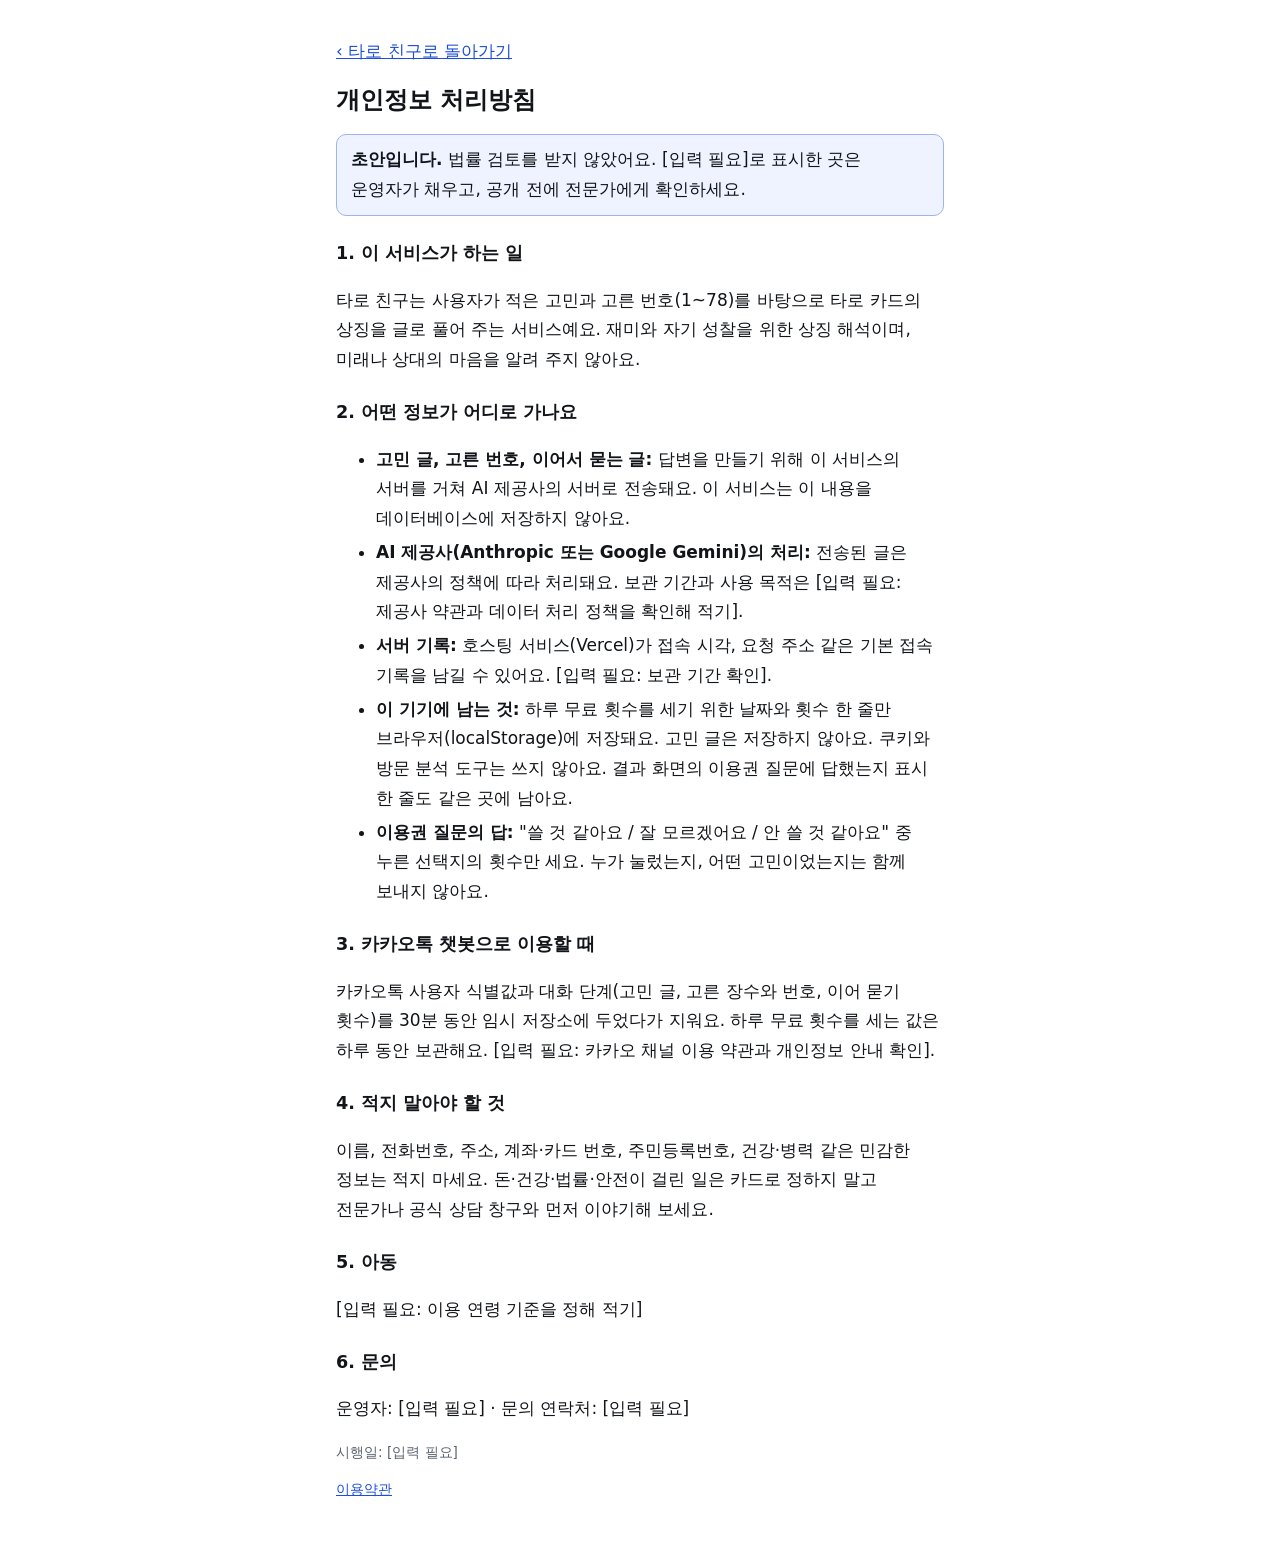
<file: friend/privacy.html>
<!doctype html>
<html lang="ko">
<head>
<meta charset="utf-8">
<meta name="viewport" content="width=device-width, initial-scale=1">
<title>개인정보 처리방침 (초안) — 타로 친구</title>
<meta name="robots" content="noindex">
<link rel="stylesheet" href="legal.css">
</head>
<body>
<main>
  <p><a href="index.html">‹ 타로 친구로 돌아가기</a></p>
  <h1>개인정보 처리방침</h1>
  <p class="draft"><b>초안입니다.</b> 법률 검토를 받지 않았어요. [입력 필요]로 표시한 곳은 운영자가 채우고, 공개 전에 전문가에게 확인하세요.</p>

  <h2>1. 이 서비스가 하는 일</h2>
  <p>타로 친구는 사용자가 적은 고민과 고른 번호(1~78)를 바탕으로 타로 카드의 상징을 글로 풀어 주는 서비스예요. 재미와 자기 성찰을 위한 상징 해석이며, 미래나 상대의 마음을 알려 주지 않아요.</p>

  <h2>2. 어떤 정보가 어디로 가나요</h2>
  <ul>
    <li><b>고민 글, 고른 번호, 이어서 묻는 글:</b> 답변을 만들기 위해 이 서비스의 서버를 거쳐 AI 제공사의 서버로 전송돼요. 이 서비스는 이 내용을 데이터베이스에 저장하지 않아요.</li>
    <li><b>AI 제공사(Anthropic 또는 Google Gemini)의 처리:</b> 전송된 글은 제공사의 정책에 따라 처리돼요. 보관 기간과 사용 목적은 [입력 필요: 제공사 약관과 데이터 처리 정책을 확인해 적기].</li>
    <li><b>서버 기록:</b> 호스팅 서비스(Vercel)가 접속 시각, 요청 주소 같은 기본 접속 기록을 남길 수 있어요. [입력 필요: 보관 기간 확인].</li>
    <li><b>이 기기에 남는 것:</b> 하루 무료 횟수를 세기 위한 날짜와 횟수 한 줄만 브라우저(localStorage)에 저장돼요. 고민 글은 저장하지 않아요. 쿠키와 방문 분석 도구는 쓰지 않아요. 결과 화면의 이용권 질문에 답했는지 표시 한 줄도 같은 곳에 남아요.</li>
    <li><b>이용권 질문의 답:</b> "쓸 것 같아요 / 잘 모르겠어요 / 안 쓸 것 같아요" 중 누른 선택지의 횟수만 세요. 누가 눌렀는지, 어떤 고민이었는지는 함께 보내지 않아요.</li>
  </ul>

  <h2>3. 카카오톡 챗봇으로 이용할 때</h2>
  <p>카카오톡 사용자 식별값과 대화 단계(고민 글, 고른 장수와 번호, 이어 묻기 횟수)를 30분 동안 임시 저장소에 두었다가 지워요. 하루 무료 횟수를 세는 값은 하루 동안 보관해요. [입력 필요: 카카오 채널 이용 약관과 개인정보 안내 확인].</p>

  <h2>4. 적지 말아야 할 것</h2>
  <p>이름, 전화번호, 주소, 계좌·카드 번호, 주민등록번호, 건강·병력 같은 민감한 정보는 적지 마세요. 돈·건강·법률·안전이 걸린 일은 카드로 정하지 말고 전문가나 공식 상담 창구와 먼저 이야기해 보세요.</p>

  <h2>5. 아동</h2>
  <p>[입력 필요: 이용 연령 기준을 정해 적기]</p>

  <h2>6. 문의</h2>
  <p>운영자: [입력 필요] · 문의 연락처: [입력 필요]</p>
  <p class="fine">시행일: [입력 필요]</p>
  <p class="fine"><a href="terms.html">이용약관</a></p>
</main>
</body>
</html>
</file>
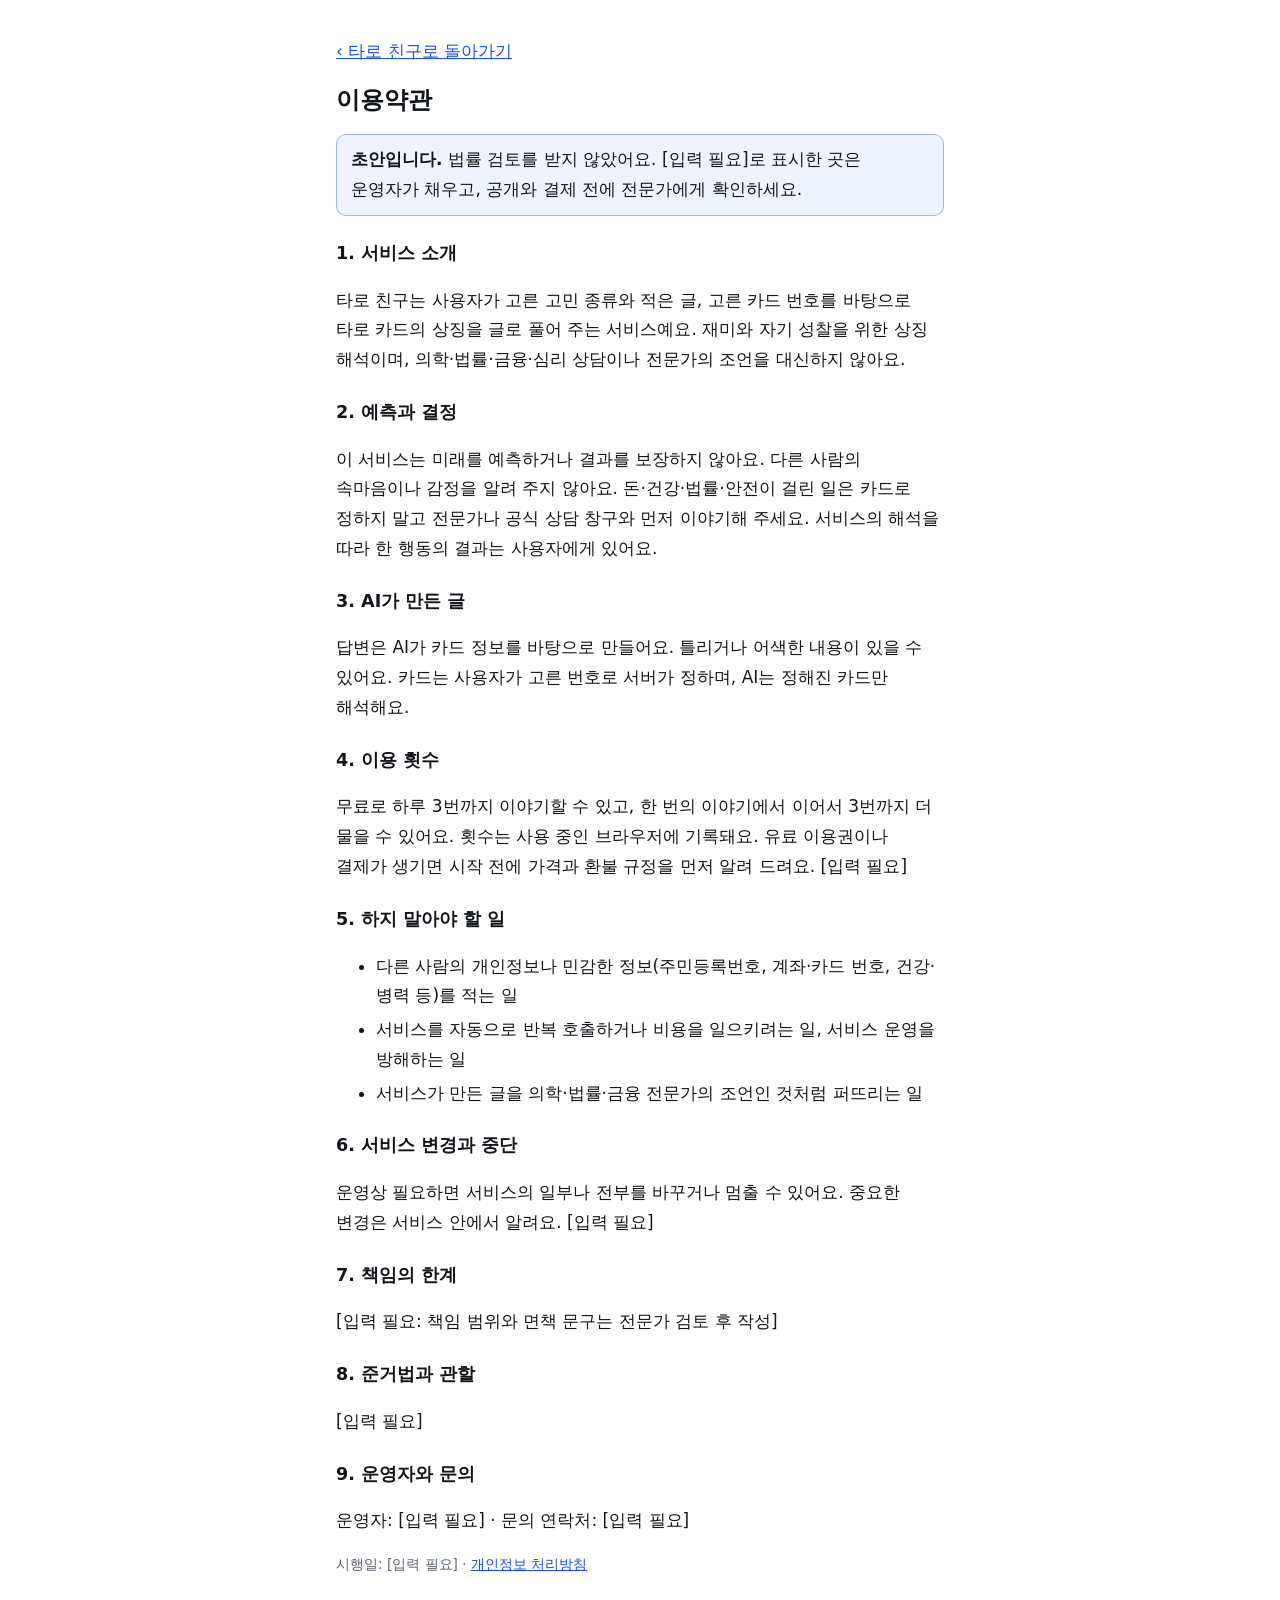
<file: friend/terms.html>
<!doctype html>
<html lang="ko">
<head>
<meta charset="utf-8">
<meta name="viewport" content="width=device-width, initial-scale=1">
<title>이용약관 (초안) — 타로 친구</title>
<meta name="robots" content="noindex">
<link rel="stylesheet" href="legal.css">
</head>
<body>
<main>
  <p><a href="index.html">‹ 타로 친구로 돌아가기</a></p>
  <h1>이용약관</h1>
  <p class="draft"><b>초안입니다.</b> 법률 검토를 받지 않았어요. [입력 필요]로 표시한 곳은 운영자가 채우고, 공개와 결제 전에 전문가에게 확인하세요.</p>

  <h2>1. 서비스 소개</h2>
  <p>타로 친구는 사용자가 고른 고민 종류와 적은 글, 고른 카드 번호를 바탕으로 타로 카드의 상징을 글로 풀어 주는 서비스예요. 재미와 자기 성찰을 위한 상징 해석이며, 의학·법률·금융·심리 상담이나 전문가의 조언을 대신하지 않아요.</p>

  <h2>2. 예측과 결정</h2>
  <p>이 서비스는 미래를 예측하거나 결과를 보장하지 않아요. 다른 사람의 속마음이나 감정을 알려 주지 않아요. 돈·건강·법률·안전이 걸린 일은 카드로 정하지 말고 전문가나 공식 상담 창구와 먼저 이야기해 주세요. 서비스의 해석을 따라 한 행동의 결과는 사용자에게 있어요.</p>

  <h2>3. AI가 만든 글</h2>
  <p>답변은 AI가 카드 정보를 바탕으로 만들어요. 틀리거나 어색한 내용이 있을 수 있어요. 카드는 사용자가 고른 번호로 서버가 정하며, AI는 정해진 카드만 해석해요.</p>

  <h2>4. 이용 횟수</h2>
  <p>무료로 하루 3번까지 이야기할 수 있고, 한 번의 이야기에서 이어서 3번까지 더 물을 수 있어요. 횟수는 사용 중인 브라우저에 기록돼요. 유료 이용권이나 결제가 생기면 시작 전에 가격과 환불 규정을 먼저 알려 드려요. [입력 필요]</p>

  <h2>5. 하지 말아야 할 일</h2>
  <ul>
    <li>다른 사람의 개인정보나 민감한 정보(주민등록번호, 계좌·카드 번호, 건강·병력 등)를 적는 일</li>
    <li>서비스를 자동으로 반복 호출하거나 비용을 일으키려는 일, 서비스 운영을 방해하는 일</li>
    <li>서비스가 만든 글을 의학·법률·금융 전문가의 조언인 것처럼 퍼뜨리는 일</li>
  </ul>

  <h2>6. 서비스 변경과 중단</h2>
  <p>운영상 필요하면 서비스의 일부나 전부를 바꾸거나 멈출 수 있어요. 중요한 변경은 서비스 안에서 알려요. [입력 필요]</p>

  <h2>7. 책임의 한계</h2>
  <p>[입력 필요: 책임 범위와 면책 문구는 전문가 검토 후 작성]</p>

  <h2>8. 준거법과 관할</h2>
  <p>[입력 필요]</p>

  <h2>9. 운영자와 문의</h2>
  <p>운영자: [입력 필요] · 문의 연락처: [입력 필요]</p>
  <p class="fine">시행일: [입력 필요] · <a href="privacy.html">개인정보 처리방침</a></p>
</main>
</body>
</html>
</file>
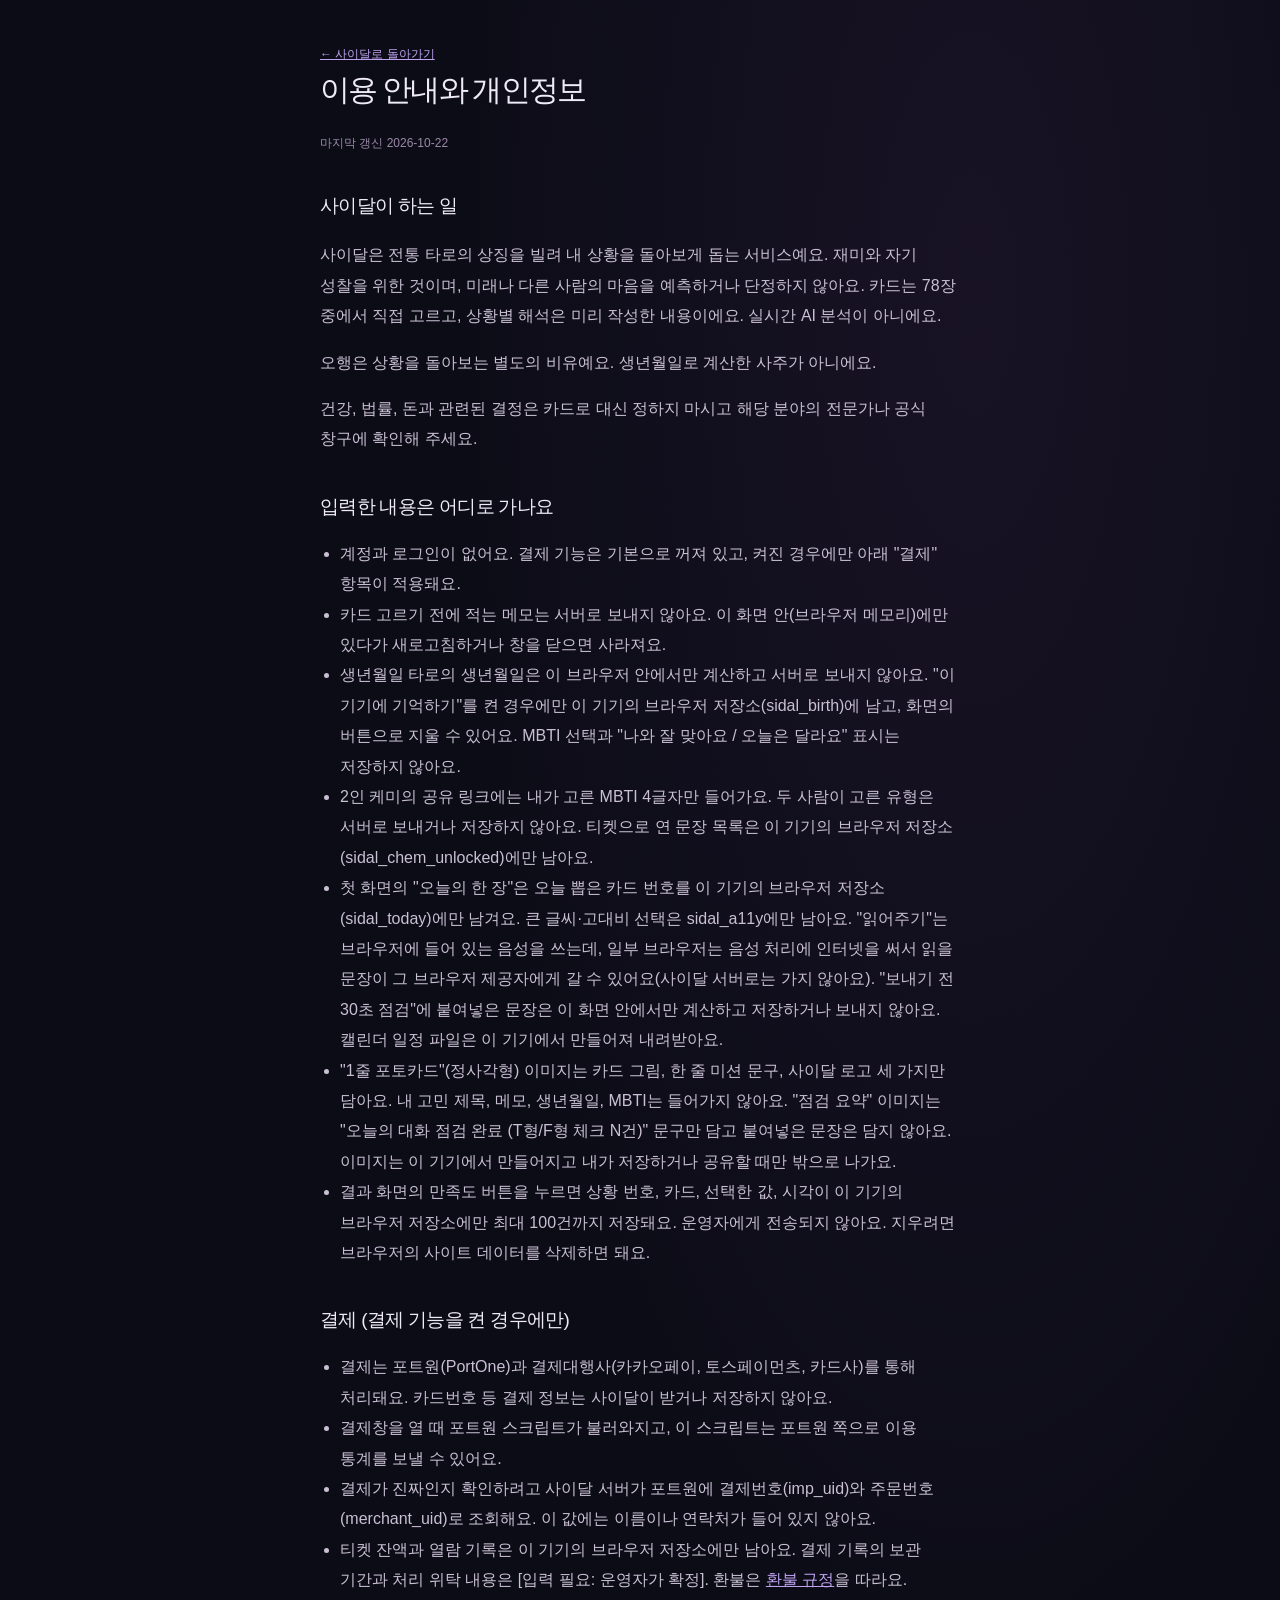
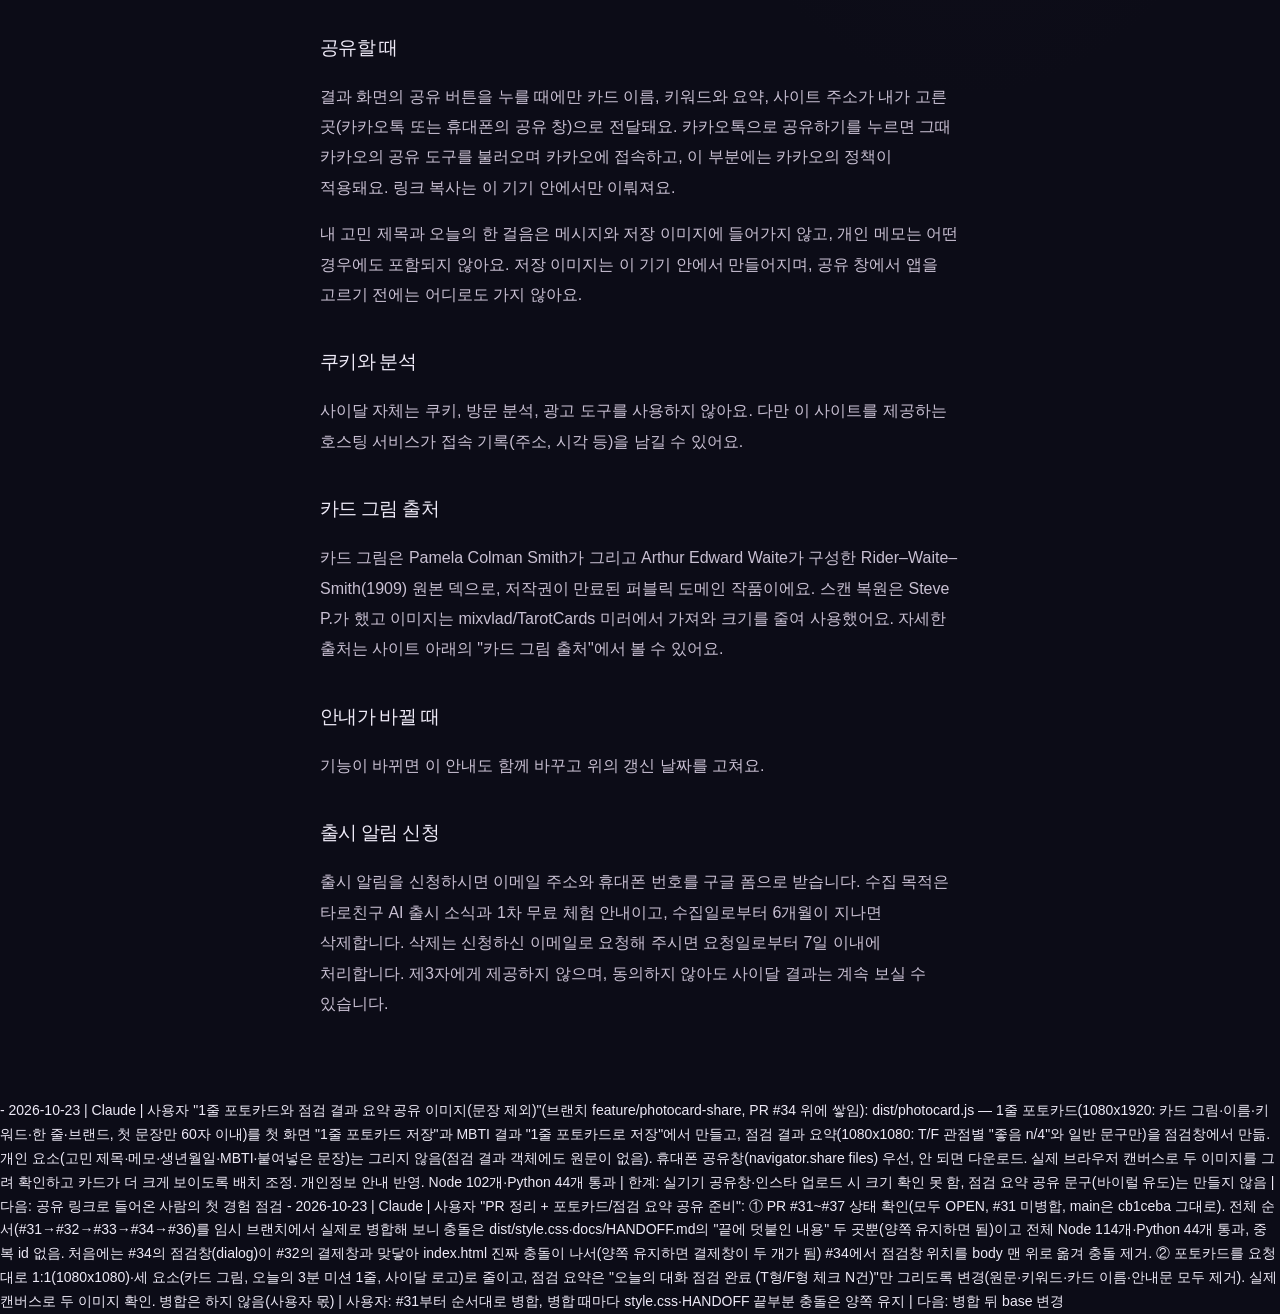
<file: sidal/privacy.html>
<!doctype html>
<html lang="ko">
<head>
  <meta charset="utf-8">
  <meta name="viewport" content="width=device-width,initial-scale=1">
  <meta name="theme-color" content="#0c0c17">
  <title>이용 안내와 개인정보 — 사이달 Sidal</title>
  <meta name="description" content="사이달이 무엇을 하고 무엇을 저장하지 않는지 안내해요.">
  <link rel="icon" href="favicon.svg" type="image/svg+xml">
  <link rel="stylesheet" href="style.css">
</head>
<body>
<main class="legal-page">
  <a class="back" href="./">← 사이달로 돌아가기</a>
  <h1>이용 안내와 개인정보</h1>
  <p class="updated">마지막 갱신 2026-10-22</p>

  <h2>사이달이 하는 일</h2>
  <p>사이달은 전통 타로의 상징을 빌려 내 상황을 돌아보게 돕는 서비스예요. 재미와 자기 성찰을 위한 것이며, 미래나 다른 사람의 마음을 예측하거나 단정하지 않아요. 카드는 78장 중에서 직접 고르고, 상황별 해석은 미리 작성한 내용이에요. 실시간 AI 분석이 아니에요.</p>
  <p>오행은 상황을 돌아보는 별도의 비유예요. 생년월일로 계산한 사주가 아니에요.</p>
  <p>건강, 법률, 돈과 관련된 결정은 카드로 대신 정하지 마시고 해당 분야의 전문가나 공식 창구에 확인해 주세요.</p>

  <h2>입력한 내용은 어디로 가나요</h2>
  <ul>
    <li>계정과 로그인이 없어요. 결제 기능은 기본으로 꺼져 있고, 켜진 경우에만 아래 "결제" 항목이 적용돼요.</li>
    <li>카드 고르기 전에 적는 메모는 서버로 보내지 않아요. 이 화면 안(브라우저 메모리)에만 있다가 새로고침하거나 창을 닫으면 사라져요.</li>
    <li>생년월일 타로의 생년월일은 이 브라우저 안에서만 계산하고 서버로 보내지 않아요. "이 기기에 기억하기"를 켠 경우에만 이 기기의 브라우저 저장소(sidal_birth)에 남고, 화면의 버튼으로 지울 수 있어요. MBTI 선택과 "나와 잘 맞아요 / 오늘은 달라요" 표시는 저장하지 않아요.</li>
    <li>2인 케미의 공유 링크에는 내가 고른 MBTI 4글자만 들어가요. 두 사람이 고른 유형은 서버로 보내거나 저장하지 않아요. 티켓으로 연 문장 목록은 이 기기의 브라우저 저장소(sidal_chem_unlocked)에만 남아요.</li>
    <li>첫 화면의 "오늘의 한 장"은 오늘 뽑은 카드 번호를 이 기기의 브라우저 저장소(sidal_today)에만 남겨요. 큰 글씨·고대비 선택은 sidal_a11y에만 남아요. "읽어주기"는 브라우저에 들어 있는 음성을 쓰는데, 일부 브라우저는 음성 처리에 인터넷을 써서 읽을 문장이 그 브라우저 제공자에게 갈 수 있어요(사이달 서버로는 가지 않아요). "보내기 전 30초 점검"에 붙여넣은 문장은 이 화면 안에서만 계산하고 저장하거나 보내지 않아요. 캘린더 일정 파일은 이 기기에서 만들어져 내려받아요.</li>
    <li>"1줄 포토카드"(정사각형) 이미지는 카드 그림, 한 줄 미션 문구, 사이달 로고 세 가지만 담아요. 내 고민 제목, 메모, 생년월일, MBTI는 들어가지 않아요. "점검 요약" 이미지는 "오늘의 대화 점검 완료 (T형/F형 체크 N건)" 문구만 담고 붙여넣은 문장은 담지 않아요. 이미지는 이 기기에서 만들어지고 내가 저장하거나 공유할 때만 밖으로 나가요.</li>
    <li>결과 화면의 만족도 버튼을 누르면 상황 번호, 카드, 선택한 값, 시각이 이 기기의 브라우저 저장소에만 최대 100건까지 저장돼요. 운영자에게 전송되지 않아요. 지우려면 브라우저의 사이트 데이터를 삭제하면 돼요.</li>
  </ul>

  <h2>결제 (결제 기능을 켠 경우에만)</h2>
  <ul>
    <li>결제는 포트원(PortOne)과 결제대행사(카카오페이, 토스페이먼츠, 카드사)를 통해 처리돼요. 카드번호 등 결제 정보는 사이달이 받거나 저장하지 않아요.</li>
    <li>결제창을 열 때 포트원 스크립트가 불러와지고, 이 스크립트는 포트원 쪽으로 이용 통계를 보낼 수 있어요.</li>
    <li>결제가 진짜인지 확인하려고 사이달 서버가 포트원에 결제번호(imp_uid)와 주문번호(merchant_uid)로 조회해요. 이 값에는 이름이나 연락처가 들어 있지 않아요.</li>
    <li>티켓 잔액과 열람 기록은 이 기기의 브라우저 저장소에만 남아요. 결제 기록의 보관 기간과 처리 위탁 내용은 [입력 필요: 운영자가 확정]. 환불은 <a href="refund.html">환불 규정</a>을 따라요.</li>
  </ul>

  <h2>공유할 때</h2>
  <p>결과 화면의 공유 버튼을 누를 때에만 카드 이름, 키워드와 요약, 사이트 주소가 내가 고른 곳(카카오톡 또는 휴대폰의 공유 창)으로 전달돼요. 카카오톡으로 공유하기를 누르면 그때 카카오의 공유 도구를 불러오며 카카오에 접속하고, 이 부분에는 카카오의 정책이 적용돼요. 링크 복사는 이 기기 안에서만 이뤄져요.</p>
  <p>내 고민 제목과 오늘의 한 걸음은 메시지와 저장 이미지에 들어가지 않고, 개인 메모는 어떤 경우에도 포함되지 않아요. 저장 이미지는 이 기기 안에서 만들어지며, 공유 창에서 앱을 고르기 전에는 어디로도 가지 않아요.</p>

  <h2>쿠키와 분석</h2>
  <p>사이달 자체는 쿠키, 방문 분석, 광고 도구를 사용하지 않아요. 다만 이 사이트를 제공하는 호스팅 서비스가 접속 기록(주소, 시각 등)을 남길 수 있어요.</p>

  <h2>카드 그림 출처</h2>
  <p>카드 그림은 Pamela Colman Smith가 그리고 Arthur Edward Waite가 구성한 Rider–Waite–Smith(1909) 원본 덱으로, 저작권이 만료된 퍼블릭 도메인 작품이에요. 스캔 복원은 Steve P.가 했고 이미지는 mixvlad/TarotCards 미러에서 가져와 크기를 줄여 사용했어요. 자세한 출처는 사이트 아래의 "카드 그림 출처"에서 볼 수 있어요.</p>

  <h2>안내가 바뀔 때</h2>
  <p>기능이 바뀌면 이 안내도 함께 바꾸고 위의 갱신 날짜를 고쳐요.</p>
  <h2>출시 알림 신청</h2>
  <p>출시 알림을 신청하시면 이메일 주소와 휴대폰 번호를 구글 폼으로 받습니다. 수집 목적은 타로친구 AI 출시 소식과 1차 무료 체험 안내이고, 수집일로부터 6개월이 지나면 삭제합니다. 삭제는 신청하신 이메일로 요청해 주시면 요청일로부터 7일 이내에 처리합니다. 제3자에게 제공하지 않으며, 동의하지 않아도 사이달 결과는 계속 보실 수 있습니다.</p>
</main>
</body>
</html>

- 2026-10-23 | Claude | 사용자 "1줄 포토카드와 점검 결과 요약 공유 이미지(문장 제외)"(브랜치 feature/photocard-share, PR #34 위에 쌓임): dist/photocard.js — 1줄 포토카드(1080x1920: 카드 그림·이름·키워드·한 줄·브랜드, 첫 문장만 60자 이내)를 첫 화면 "1줄 포토카드 저장"과 MBTI 결과 "1줄 포토카드로 저장"에서 만들고, 점검 결과 요약(1080x1080: T/F 관점별 "좋음 n/4"와 일반 문구만)을 점검창에서 만듦. 개인 요소(고민 제목·메모·생년월일·MBTI·붙여넣은 문장)는 그리지 않음(점검 결과 객체에도 원문이 없음). 휴대폰 공유창(navigator.share files) 우선, 안 되면 다운로드. 실제 브라우저 캔버스로 두 이미지를 그려 확인하고 카드가 더 크게 보이도록 배치 조정. 개인정보 안내 반영. Node 102개·Python 44개 통과 | 한계: 실기기 공유창·인스타 업로드 시 크기 확인 못 함, 점검 요약 공유 문구(바이럴 유도)는 만들지 않음 | 다음: 공유 링크로 들어온 사람의 첫 경험 점검

- 2026-10-23 | Claude | 사용자 "PR 정리 + 포토카드/점검 요약 공유 준비": ① PR #31~#37 상태 확인(모두 OPEN, #31 미병합, main은 cb1ceba 그대로). 전체 순서(#31→#32→#33→#34→#36)를 임시 브랜치에서 실제로 병합해 보니 충돌은 dist/style.css·docs/HANDOFF.md의 "끝에 덧붙인 내용" 두 곳뿐(양쪽 유지하면 됨)이고 전체 Node 114개·Python 44개 통과, 중복 id 없음. 처음에는 #34의 점검창(dialog)이 #32의 결제창과 맞닿아 index.html 진짜 충돌이 나서(양쪽 유지하면 결제창이 두 개가 됨) #34에서 점검창 위치를 body 맨 위로 옮겨 충돌 제거. ② 포토카드를 요청대로 1:1(1080x1080)·세 요소(카드 그림, 오늘의 3분 미션 1줄, 사이달 로고)로 줄이고, 점검 요약은 "오늘의 대화 점검 완료 (T형/F형 체크 N건)"만 그리도록 변경(원문·키워드·카드 이름·안내문 모두 제거). 실제 캔버스로 두 이미지 확인. 병합은 하지 않음(사용자 몫) | 사용자: #31부터 순서대로 병합, 병합 때마다 style.css·HANDOFF 끝부분 충돌은 양쪽 유지 | 다음: 병합 뒤 base 변경
</file>
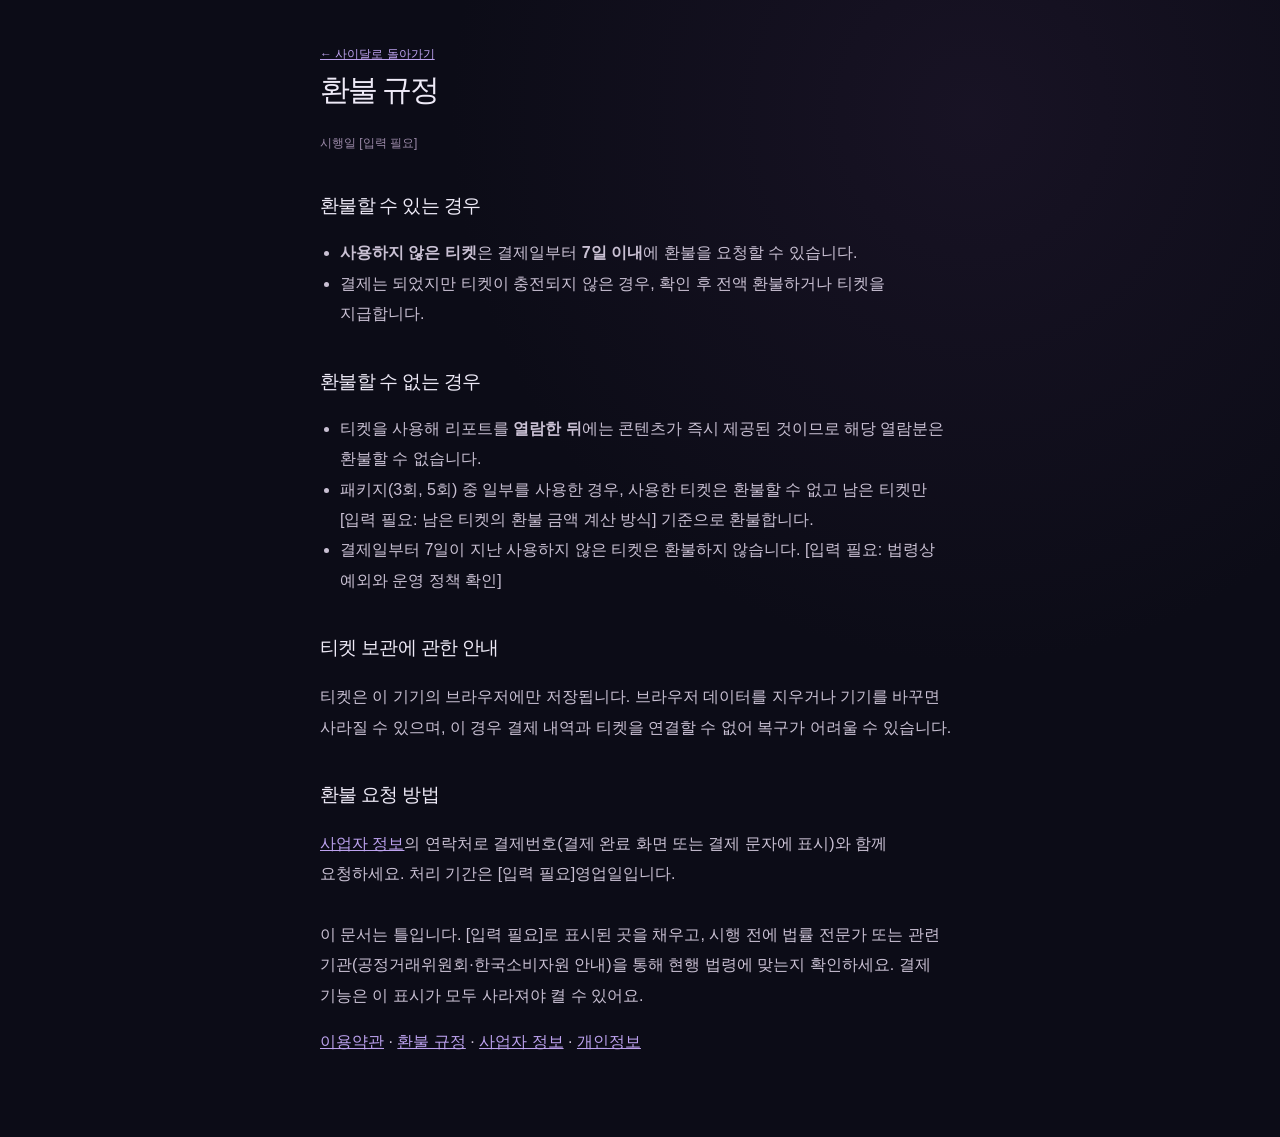
<file: sidal/refund.html>
<!doctype html>
<html lang="ko">
<head>
  <meta charset="utf-8">
  <meta name="viewport" content="width=device-width,initial-scale=1">
  <meta name="theme-color" content="#0c0c17">
  <meta name="robots" content="noindex">
  <title>환불 규정 — 사이달 Sidal</title>
  <link rel="icon" href="favicon.svg" type="image/svg+xml">
  <link rel="stylesheet" href="style.css">
</head>
<body>
<main class="legal-page">
  <a class="back" href="./">← 사이달로 돌아가기</a>
  <h1>환불 규정</h1>
  <p class="updated">시행일 [입력 필요]</p>
  <h2>환불할 수 있는 경우</h2>
  <ul>
    <li><b>사용하지 않은 티켓</b>은 결제일부터 <b>7일 이내</b>에 환불을 요청할 수 있습니다.</li>
    <li>결제는 되었지만 티켓이 충전되지 않은 경우, 확인 후 전액 환불하거나 티켓을 지급합니다.</li>
  </ul>
  <h2>환불할 수 없는 경우</h2>
  <ul>
    <li>티켓을 사용해 리포트를 <b>열람한 뒤</b>에는 콘텐츠가 즉시 제공된 것이므로 해당 열람분은 환불할 수 없습니다.</li>
    <li>패키지(3회, 5회) 중 일부를 사용한 경우, 사용한 티켓은 환불할 수 없고 남은 티켓만 [입력 필요: 남은 티켓의 환불 금액 계산 방식] 기준으로 환불합니다.</li>
    <li>결제일부터 7일이 지난 사용하지 않은 티켓은 환불하지 않습니다. [입력 필요: 법령상 예외와 운영 정책 확인]</li>
  </ul>
  <h2>티켓 보관에 관한 안내</h2>
  <p>티켓은 이 기기의 브라우저에만 저장됩니다. 브라우저 데이터를 지우거나 기기를 바꾸면 사라질 수 있으며, 이 경우 결제 내역과 티켓을 연결할 수 없어 복구가 어려울 수 있습니다.</p>
  <h2>환불 요청 방법</h2>
  <p><a href="seller.html">사업자 정보</a>의 연락처로 결제번호(결제 완료 화면 또는 결제 문자에 표시)와 함께 요청하세요. 처리 기간은 [입력 필요]영업일입니다.</p>
  <p class="legal-note">이 문서는 틀입니다. [입력 필요]로 표시된 곳을 채우고, 시행 전에 법률 전문가 또는 관련 기관(공정거래위원회·한국소비자원 안내)을 통해 현행 법령에 맞는지 확인하세요. 결제 기능은 이 표시가 모두 사라져야 켤 수 있어요.</p>
  <p><a href="terms.html">이용약관</a> · <a href="refund.html">환불 규정</a> · <a href="seller.html">사업자 정보</a> · <a href="privacy.html">개인정보</a></p>
</main>
</body>
</html>
</file>
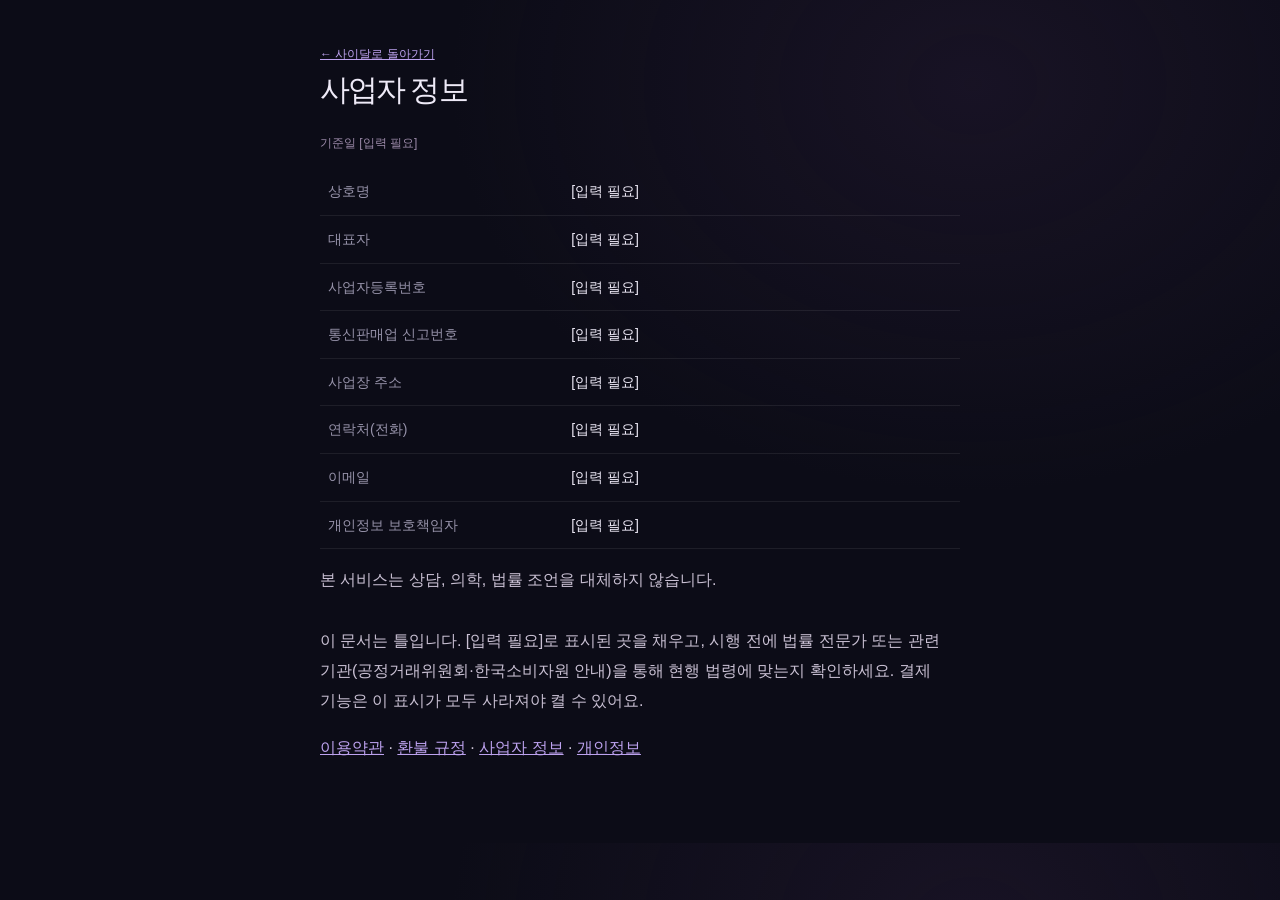
<file: sidal/seller.html>
<!doctype html>
<html lang="ko">
<head>
  <meta charset="utf-8">
  <meta name="viewport" content="width=device-width,initial-scale=1">
  <meta name="theme-color" content="#0c0c17">
  <meta name="robots" content="noindex">
  <title>사업자 정보 — 사이달 Sidal</title>
  <link rel="icon" href="favicon.svg" type="image/svg+xml">
  <link rel="stylesheet" href="style.css">
</head>
<body>
<main class="legal-page">
  <a class="back" href="./">← 사이달로 돌아가기</a>
  <h1>사업자 정보</h1>
  <p class="updated">기준일 [입력 필요]</p>
  <table class="legal-table">
    <tr><th>상호명</th><td>[입력 필요]</td></tr>
    <tr><th>대표자</th><td>[입력 필요]</td></tr>
    <tr><th>사업자등록번호</th><td>[입력 필요]</td></tr>
    <tr><th>통신판매업 신고번호</th><td>[입력 필요]</td></tr>
    <tr><th>사업장 주소</th><td>[입력 필요]</td></tr>
    <tr><th>연락처(전화)</th><td>[입력 필요]</td></tr>
    <tr><th>이메일</th><td>[입력 필요]</td></tr>
    <tr><th>개인정보 보호책임자</th><td>[입력 필요]</td></tr>
  </table>
  <p>본 서비스는 상담, 의학, 법률 조언을 대체하지 않습니다.</p>
  <p class="legal-note">이 문서는 틀입니다. [입력 필요]로 표시된 곳을 채우고, 시행 전에 법률 전문가 또는 관련 기관(공정거래위원회·한국소비자원 안내)을 통해 현행 법령에 맞는지 확인하세요. 결제 기능은 이 표시가 모두 사라져야 켤 수 있어요.</p>
  <p><a href="terms.html">이용약관</a> · <a href="refund.html">환불 규정</a> · <a href="seller.html">사업자 정보</a> · <a href="privacy.html">개인정보</a></p>
</main>
</body>
</html>
</file>
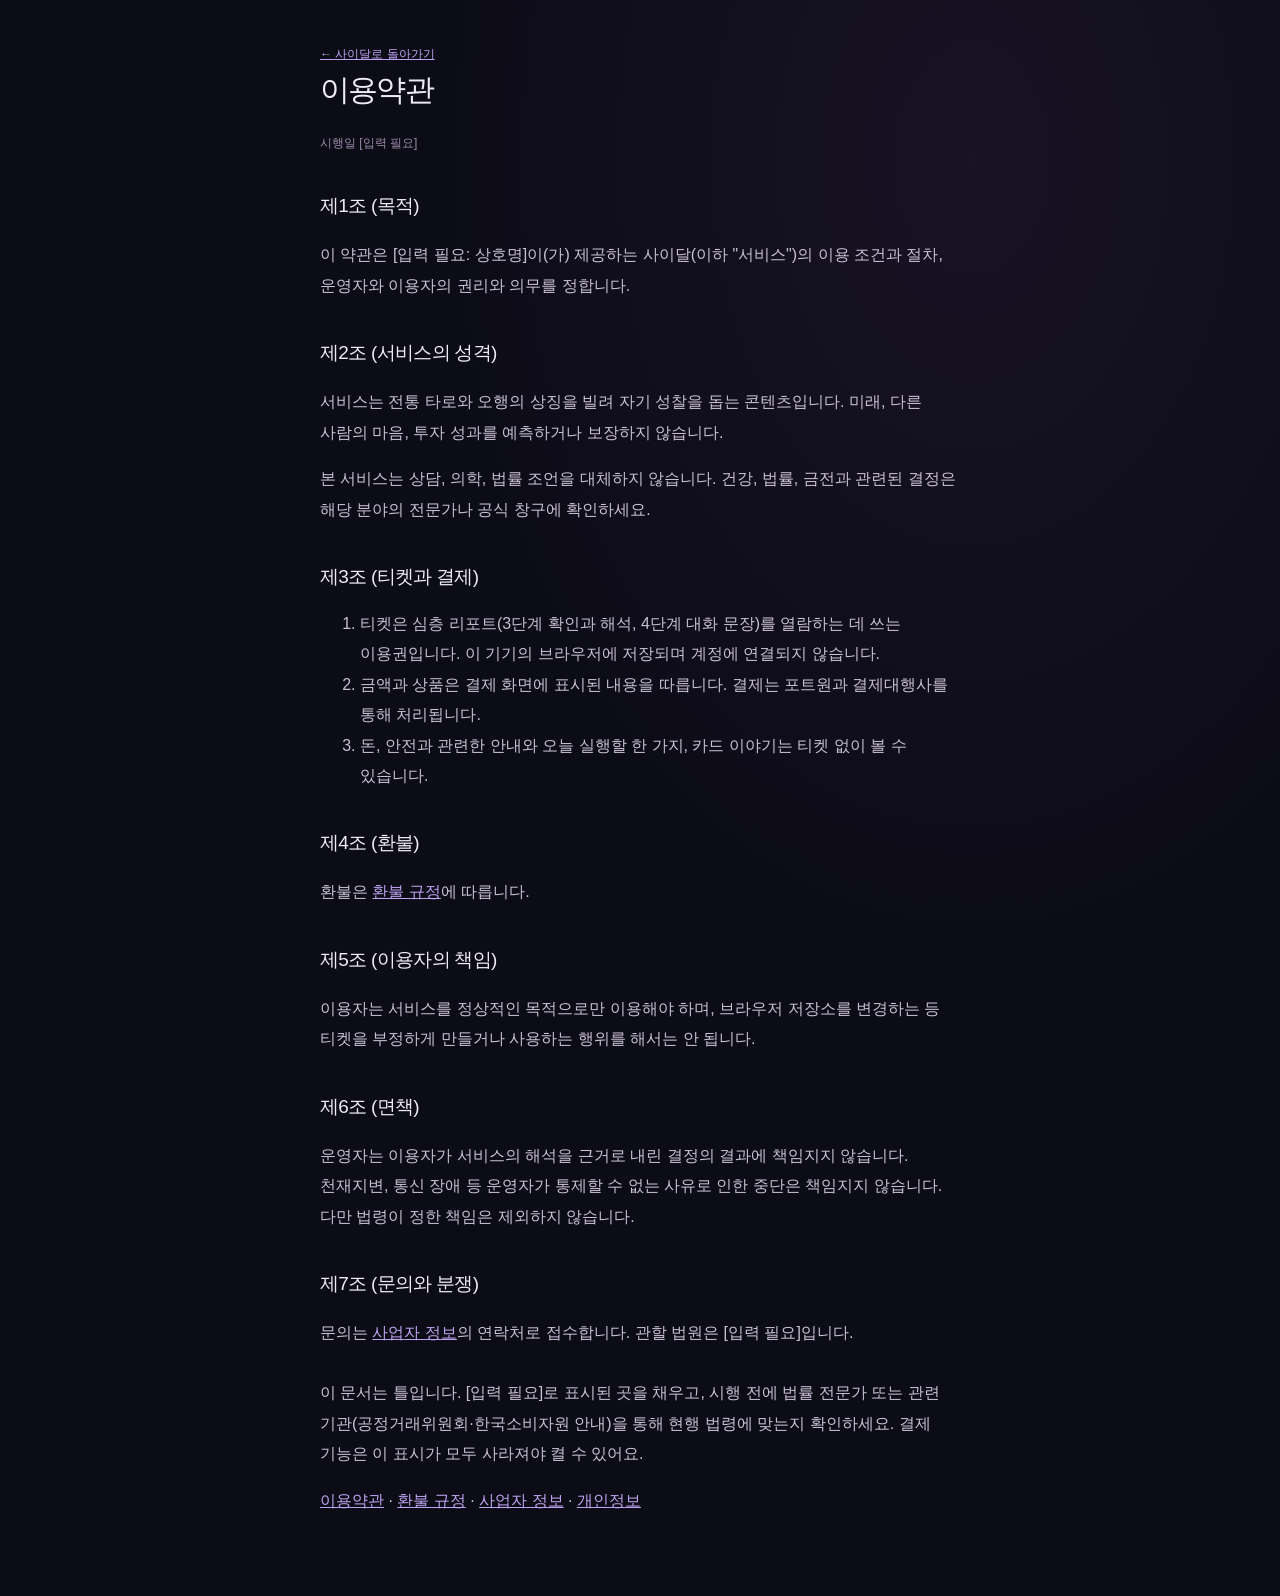
<file: sidal/terms.html>
<!doctype html>
<html lang="ko">
<head>
  <meta charset="utf-8">
  <meta name="viewport" content="width=device-width,initial-scale=1">
  <meta name="theme-color" content="#0c0c17">
  <meta name="robots" content="noindex">
  <title>이용약관 — 사이달 Sidal</title>
  <link rel="icon" href="favicon.svg" type="image/svg+xml">
  <link rel="stylesheet" href="style.css">
</head>
<body>
<main class="legal-page">
  <a class="back" href="./">← 사이달로 돌아가기</a>
  <h1>이용약관</h1>
  <p class="updated">시행일 [입력 필요]</p>
  <h2>제1조 (목적)</h2>
  <p>이 약관은 [입력 필요: 상호명]이(가) 제공하는 사이달(이하 "서비스")의 이용 조건과 절차, 운영자와 이용자의 권리와 의무를 정합니다.</p>
  <h2>제2조 (서비스의 성격)</h2>
  <p>서비스는 전통 타로와 오행의 상징을 빌려 자기 성찰을 돕는 콘텐츠입니다. 미래, 다른 사람의 마음, 투자 성과를 예측하거나 보장하지 않습니다.</p>
  <p>본 서비스는 상담, 의학, 법률 조언을 대체하지 않습니다. 건강, 법률, 금전과 관련된 결정은 해당 분야의 전문가나 공식 창구에 확인하세요.</p>
  <h2>제3조 (티켓과 결제)</h2>
  <ol>
    <li>티켓은 심층 리포트(3단계 확인과 해석, 4단계 대화 문장)를 열람하는 데 쓰는 이용권입니다. 이 기기의 브라우저에 저장되며 계정에 연결되지 않습니다.</li>
    <li>금액과 상품은 결제 화면에 표시된 내용을 따릅니다. 결제는 포트원과 결제대행사를 통해 처리됩니다.</li>
    <li>돈, 안전과 관련한 안내와 오늘 실행할 한 가지, 카드 이야기는 티켓 없이 볼 수 있습니다.</li>
  </ol>
  <h2>제4조 (환불)</h2>
  <p>환불은 <a href="refund.html">환불 규정</a>에 따릅니다.</p>
  <h2>제5조 (이용자의 책임)</h2>
  <p>이용자는 서비스를 정상적인 목적으로만 이용해야 하며, 브라우저 저장소를 변경하는 등 티켓을 부정하게 만들거나 사용하는 행위를 해서는 안 됩니다.</p>
  <h2>제6조 (면책)</h2>
  <p>운영자는 이용자가 서비스의 해석을 근거로 내린 결정의 결과에 책임지지 않습니다. 천재지변, 통신 장애 등 운영자가 통제할 수 없는 사유로 인한 중단은 책임지지 않습니다. 다만 법령이 정한 책임은 제외하지 않습니다.</p>
  <h2>제7조 (문의와 분쟁)</h2>
  <p>문의는 <a href="seller.html">사업자 정보</a>의 연락처로 접수합니다. 관할 법원은 [입력 필요]입니다.</p>
  <p class="legal-note">이 문서는 틀입니다. [입력 필요]로 표시된 곳을 채우고, 시행 전에 법률 전문가 또는 관련 기관(공정거래위원회·한국소비자원 안내)을 통해 현행 법령에 맞는지 확인하세요. 결제 기능은 이 표시가 모두 사라져야 켤 수 있어요.</p>
  <p><a href="terms.html">이용약관</a> · <a href="refund.html">환불 규정</a> · <a href="seller.html">사업자 정보</a> · <a href="privacy.html">개인정보</a></p>
</main>
</body>
</html>
</file>
<file: friend/step.css>
/* One question per screen: a progress bar on top, big choice cards at the bottom, one tap moves on. White, plain, no pictures. */
*{box-sizing:border-box}
html{-webkit-text-size-adjust:100%}
body{margin:0;color:#111418;font-family:var(--font);word-break:keep-all;overflow-wrap:anywhere}
button{font:inherit;color:inherit}
[tabindex="-1"]:focus{outline:none}
[hidden]{display:none!important}
:root{--room:#ffffff;--ink:#111418;--fg:#111418;--muted:#5b6470;--line:#d8dde3;--blue:#1d4ed8;--blueDark:#1a41b3;--hi:#eef3ff;--btn:#ffffff;--font:system-ui,"Apple SD Gothic Neo","Malgun Gothic",sans-serif;--fs-body:17px;--fs-sub:.9rem;--fs-small:.82rem;--fw-strong:800}
body.stepbody{background:#fff;font-size:var(--fs-body);line-height:1.7;min-height:100vh;min-height:100dvh;display:flex;flex-direction:column}
.stephead{position:sticky;top:0;z-index:5;background:#fff;display:grid;grid-template-columns:48px 1fr 48px;align-items:center;min-height:52px}
.steptitle{grid-column:2;text-align:center;font-size:1.6rem;font-weight:var(--fw-strong);color:var(--ink)}
.backbtn{grid-column:1;grid-row:1;width:48px;height:48px;border:0;background:none;font-size:1.7rem;cursor:pointer}
.progress{position:sticky;top:52px;z-index:5;background:#fff;height:6px;margin:0 16px;border-radius:3px;overflow:hidden;background:#dfe3e8}
.progress span{display:block;height:100%;width:0;background:var(--ink);border-radius:3px;transition:width .35s ease}
.stage{flex:1;display:flex;flex-direction:column;max-width:560px;width:100%;margin:0 auto;padding:0 16px}
.screen{flex:1;display:flex;flex-direction:column;min-height:calc(100dvh - 80px)}
.screen[hidden]{display:none}
.top{padding:36px 4px 20px;text-align:center}
.top h1{font-size:1.6rem;line-height:1.45;margin:0 0 10px;font-weight:800}
.lead{margin:0;color:var(--muted);font-size:1rem}
.lead + .lead{margin-top:8px}
.bottom{margin-top:auto;padding:12px 0 max(24px,env(safe-area-inset-bottom))}
.screen[data-screen="0"] .top{margin:auto 0}
.screen[data-screen="0"] h1 + .lead{margin-top:28px}

/* choice cards */
.choices{display:flex;flex-direction:column;gap:12px}
.card{display:flex;align-items:center;gap:14px;width:100%;min-height:68px;padding:12px 16px;border:1.5px solid var(--line);border-radius:16px;background:#fff;text-align:left;cursor:pointer;font-size:1.05rem}
.card:hover{background:#f6f8fb}
.card .icon{flex:0 0 46px;width:46px;height:46px;border-radius:50%;background:#f1f3f6;display:grid;place-items:center;font-size:1.25rem;color:#4a525c}
.card .words{flex:1;line-height:1.4}
.card .words small{display:block;color:var(--muted);font-size:.82rem;margin-top:2px}
.card .radio{flex:0 0 26px;width:26px;height:26px;border-radius:50%;border:2px solid var(--line);background:#fff}
.card[aria-checked=true]{border-color:var(--blue);background:var(--hi)}
.card[aria-checked=true] .radio{border-color:var(--blue);background:radial-gradient(circle,var(--blue) 0 45%,#fff 50%)}

/* buttons */
.cta{display:block;width:100%;min-height:58px;padding:0 20px;border:0;border-radius:16px;background:var(--blue);color:#fff;font-size:1.08rem;font-weight:700;cursor:pointer}
.cta:hover{background:var(--blueDark)}
.cta:disabled{background:#a9b8e6;cursor:not-allowed}
.cta.small{min-height:48px;width:auto;padding:0 22px;font-size:1rem}
.plain{display:block;width:100%;min-height:52px;margin-top:10px;border:0;border-radius:26px;background:none;font-size:1rem;color:var(--ink);cursor:pointer}
.plain.boxed{border:1.5px solid var(--line);background:#fff}
button:focus-visible,textarea:focus-visible,input:focus-visible,a:focus-visible{outline:3px solid #0a58ca;outline-offset:2px}
.note{margin:12px 4px 0;color:var(--muted);font-size:.8rem;line-height:1.6;text-align:center}
.note a{color:var(--muted)}
.legal-note{margin:12px 4px 0;color:var(--muted);font-size:.7rem;line-height:1.6;text-align:center}
.legal-links{margin:6px 0 0;color:var(--muted);font-size:.72rem;text-align:center}
.legal-links a{color:var(--muted)}
textarea,input[type=text]{width:100%;border:1.5px solid var(--line);background:#fff;color:var(--fg);border-radius:14px;padding:12px 14px;font:inherit}
textarea{resize:none;min-height:96px;margin-bottom:4px}
.count{text-align:right;color:var(--muted);font-size:.78rem;margin:0 4px 12px}

/* numbers */
.slots{list-style:none;margin:0 0 8px;padding:0;display:grid;grid-template-columns:repeat(auto-fit,minmax(92px,1fr));gap:6px}
.slot{border:1.5px dashed var(--line);border-radius:12px;padding:5px 10px;display:flex;flex-direction:column;background:#fff}
.slot.filled{border:1.5px solid var(--blue);background:var(--hi)}
.slotlabel{font-size:.7rem;color:var(--muted)}
.pickstatus{margin:0 0 8px;font-size:.84rem;color:var(--muted)}
.pickstatus b{color:var(--ink)}
.grid{display:grid;grid-template-columns:repeat(6,1fr);gap:6px;margin-bottom:12px}
.num{position:relative;white-space:nowrap;min-height:46px;border-radius:10px;border:1.5px solid var(--line);background:#fff;font-weight:600;cursor:pointer;padding:0;color:var(--ink)}
.num.picked{background:var(--blue);border-color:var(--blue);color:#fff}
.num.picked::after{content:attr(data-order);position:absolute;top:1px;right:4px;font-size:.62rem;color:#dbe6ff}
.num:disabled{opacity:.6;cursor:default}

/* summary */
.summary{margin:0 0 18px;padding:6px 16px;border:1.5px solid var(--line);border-radius:18px;background:#fafbfc}
.summary div{display:flex;justify-content:space-between;gap:12px;align-items:center;padding:12px 0;border-bottom:1px solid var(--line)}
.summary div:last-child{border-bottom:0}
.summary dt{color:var(--muted);font-size:.9rem;flex:0 0 auto}
.summary dd{margin:0;text-align:right;font-weight:600;word-break:keep-all}

/* result */
.result .top{padding:0}
.result .note{font-size:var(--fs-small);line-height:1.6}
.picked{border:1.5px solid var(--blue);border-radius:16px;padding:12px 14px;background:var(--hi);margin-bottom:12px}
.pickedhead{display:inline-block;margin:0 0 8px;padding:1px 12px;border-radius:12px;background:var(--blue);color:#fff;font-size:var(--fs-sub);font-weight:var(--fw-strong);line-height:1.7}
.pickedrow{display:flex;justify-content:space-between;align-items:baseline;gap:10px;margin:0;padding:6px 0;font-size:var(--fs-body);line-height:1.5}
.pickedrow span{color:var(--muted);font-size:var(--fs-body)}
.pickedrow b{font-size:var(--fs-body);font-weight:var(--fw-strong);color:var(--ink)}
.secbox.big{padding:12px 14px 4px}
.deepchoice{margin:20px 0 8px}
.deeptitle{margin:0 0 10px;font-size:var(--fs-sub);font-weight:var(--fw-strong);color:var(--blue)}
.deepcard{display:flex;flex-direction:column;align-items:flex-start;gap:4px;width:100%;margin:0 0 10px;padding:14px 16px;text-align:left;border-radius:16px;border:1.5px solid var(--line);background:#fff}
.deepcard b{font-size:var(--fs-body);font-weight:var(--fw-strong);color:var(--ink)}
.deepcard span{font-size:var(--fs-small);color:var(--muted);line-height:1.6}
.sheet{width:min(92vw,420px);padding:22px 20px;border:0;border-radius:18px;background:#fff;color:var(--ink)}
.sheet::backdrop{background:rgba(17,20,24,.4)}
.sheet h2{margin:0 0 10px;font-size:1.1rem;font-weight:var(--fw-strong)}
.sheet p{margin:0 0 16px;color:var(--muted);line-height:1.6}
.subbox{border:1.5px solid var(--line);border-radius:12px;padding:10px 12px 4px;margin:0 0 10px;background:#fff}
.subbox p{margin:0 0 8px}
.subtitle{color:var(--blue);font-weight:var(--fw-strong);font-size:var(--fs-sub)}
.pickedcard{display:flex;gap:12px;align-items:flex-start;padding:8px 0;border-bottom:1px solid var(--line)}
.pickedcard:last-child{border-bottom:0}
.cardimg{flex:0 0 64px;width:64px;height:auto;aspect-ratio:480/800;max-width:100%;border-radius:6px;object-fit:cover}
.pickedtext{flex:1;min-width:0}
.pickedmeaning{margin:4px 0 0;font-size:var(--fs-small);color:var(--muted);line-height:1.6}
.pickedkeys{margin:4px 0 0;font-size:var(--fs-small);color:var(--blue)}
.reading{padding:4px 2px;font-size:var(--fs-body)}
.reading p{margin:0 0 9px}
.reading p.heading{font-weight:var(--fw-strong);margin-top:14px}
.reading p.heading:first-child{margin-top:0}
.secbox{border:1.5px solid var(--blue);border-radius:16px;padding:12px 14px 6px;margin:12px 0;background:#fff}
.secbox:first-child{margin-top:0}
.secbox p{margin:0 0 9px}
.sectitle{display:inline-block;margin:0 0 8px;padding:1px 12px;border-radius:12px;background:var(--blue);color:#fff;font-size:var(--fs-sub);font-weight:var(--fw-strong);line-height:1.7}
.reading.waiting{color:var(--muted)}
.reading.error{color:#a3281a}
.reading .followq{font-weight:var(--fw-strong)}
.followform{display:flex;gap:8px;flex-wrap:wrap;margin-top:14px}
.followform input{flex:1 1 200px}
.followform .note{flex:1 0 100%;margin:0;text-align:left}
.afterrow{display:grid;grid-template-columns:1fr 1fr;gap:8px;margin-top:12px}
.afterrow .plain{margin-top:0;border-radius:16px}
.afterrow #shareBtn{grid-column:1/-1}
.saverow{grid-template-columns:1fr}
.againrow{margin-top:12px}
.disclaimer{margin-top:18px}
.toast{position:fixed;left:50%;bottom:88px;transform:translateX(-50%);max-width:88%;padding:10px 16px;border-radius:20px;background:#111418;color:#fff;font-size:.88rem;z-index:20}
.noscript{max-width:560px;margin:24px auto;padding:16px;border:1.5px solid var(--line);border-radius:16px;text-align:center}
.sr{position:absolute;width:1px;height:1px;overflow:hidden;clip:rect(0 0 0 0)}
@media (max-width:380px){.grid{grid-template-columns:repeat(5,1fr)}.top h1{font-size:1.45rem}}
@media (prefers-reduced-motion:no-preference){
  .screen.enter{animation:enter .28s ease-out}
  @keyframes enter{from{opacity:0;transform:translateX(24px)}to{opacity:1;transform:none}}
  .screen.enterback{animation:enterback .28s ease-out}
  @keyframes enterback{from{opacity:0;transform:translateX(-24px)}to{opacity:1;transform:none}}
}

.how{margin:14px 4px 0;color:var(--muted);font-size:var(--fs-sub);line-height:1.6}
.how summary{cursor:pointer;text-align:center;padding:8px}
.how p{margin:6px 0 0}
.headline{margin:0 0 14px;padding:20px 16px;border-radius:16px;background:var(--blue);color:#fff;text-align:center;display:flex;flex-direction:column;align-items:center;gap:8px}
.headline p{margin:0}
.headlabel{font-size:1.3rem;font-weight:var(--fw-strong);letter-spacing:.04em}
.headtext{font-size:var(--fs-sub);font-weight:400;line-height:1.6;word-break:keep-all;text-align:center}
</file>
<file: sidal/style.css>
:root{--bg:#0c0c17;--panel:#151522;--line:#ffffff13;--text:#eeeaf7;--muted:#9692a9;--lav:#bda2ef;--gold:#d5ba86}*{box-sizing:border-box}html{scroll-behavior:smooth}body{margin:0;color:var(--text);background:radial-gradient(ellipse at 76% 10%,#30203f55,transparent 38%),var(--bg);font:14px/1.7 'Apple SD Gothic Neo','Malgun Gothic',Arial,sans-serif}button,input,textarea{font:inherit}button{cursor:pointer}button,a,input,textarea{-webkit-tap-highlight-color:transparent}button:focus-visible,a:focus-visible,input:focus-visible,textarea:focus-visible{outline:2px solid var(--lav);outline-offset:4px}button{color:inherit}button:disabled{cursor:wait}.stars{position:absolute;inset:0 0 auto;height:850px;background-image:radial-gradient(1px 1px at 15% 10%,#d9c5ff80 80%,transparent),radial-gradient(1px 1px at 65% 45%,#fff6 80%,transparent),radial-gradient(1px 1px at 85% 16%,#fff8 80%,transparent),radial-gradient(1px 1px at 38% 25%,#fff6 80%,transparent);background-size:330px 270px;pointer-events:none;z-index:-1}header{max-width:1240px;margin:auto;padding:25px 40px;border-bottom:1px solid var(--line);display:flex;align-items:center;justify-content:space-between}.brand{color:var(--text);text-decoration:none;font-size:22px;letter-spacing:1px;font-weight:600;display:flex;gap:9px;align-items:center}.brand>span{color:var(--gold);font-size:34px;line-height:1}.brand small{font-size:9px;color:var(--muted);letter-spacing:3px;font-weight:400;margin-left:5px}nav{display:flex;gap:25px}nav button{border:0;background:transparent;color:#aaa4b8;font-size:12px}nav span{color:var(--gold)}main{max-width:1160px;margin:auto;padding:0 35px}.hero{min-height:535px;display:grid;grid-template-columns:1.1fr 1fr;align-items:center;gap:40px}.eyebrow{font-size:9px;letter-spacing:2px;color:var(--gold);margin-bottom:23px;font-weight:600}.eyebrow>span{display:inline-block;width:5px;height:5px;background:var(--gold);border-radius:50%;vertical-align:middle;margin-right:7px}h1{font-family:Georgia,'Batang',serif;font-size:46px;line-height:1.5;letter-spacing:-1.8px;font-weight:400;margin:0 0 20px}h1 em{color:#c7a4f8;font-style:normal}.hero-copy p{font-size:14px;line-height:1.95;color:#aaa3bb}.primary{border:1px solid #d3b6fa44;background:linear-gradient(120deg,#bda4e8,#9e7ad0);color:#191224;border-radius:9px;display:flex;justify-content:space-between;align-items:center;gap:30px;padding:16px 23px;font-weight:600;font-size:13px;transition:filter .2s}.primary:hover{filter:brightness(1.1)}.hero-button{margin-top:26px;min-width:235px}.hero-meta{display:flex;align-items:center;gap:12px;font-size:10px;color:#787287;margin-top:19px}.hero-meta i{height:3px;width:3px;background:#6f627e;border-radius:50%}.cosmos{position:relative;height:425px;perspective:900px}.orbit{border:1px solid #aa85ce22;border-radius:50%;position:absolute;left:50%;top:50%;transform:translate(-50%,-50%)}.o1{width:360px;height:360px}.o2{width:420px;height:180px;transform:translate(-50%,-50%) rotate(-30deg)}.o3{width:270px;height:270px;border-style:dashed}.planet{position:absolute;left:5%;top:48%;width:8px;height:8px;border-radius:50%;background:var(--gold);box-shadow:0 0 18px #d5ba86}.tarot{border:1px solid #b89c655c;border-radius:14px;background:linear-gradient(150deg,#27213a,#131323);color:var(--gold);box-shadow:0 20px 40px #0004;overflow:hidden}.decor{position:absolute;width:158px;height:257px;top:72px;left:calc(50% - 79px);text-align:center;display:flex;align-items:center;justify-content:center;font-size:55px}.decor:after,.card-back:after,.card-front:after,.result-visual:after{content:'';position:absolute;inset:9px;border:1px solid #b89c6538;border-radius:8px;pointer-events:none}.decor.left{transform:translateX(-80px) rotate(-19deg);background:#1d1c30}.decor.right{transform:translateX(80px) rotate(19deg);background:#1e192d}.decor.central{transform:translateY(-8px);flex-direction:column;z-index:2;width:175px;height:278px;left:calc(50% - 87px);background:radial-gradient(circle at 50% 36%,#5f477d55,transparent 55%),#1b182a}.decor small{font-size:11px;letter-spacing:3px}.moon-art{font:100px Georgia;line-height:1.2;color:#e5d3ae;text-shadow:0 0 30px #c1a2ed66}.card-land{width:125px;height:40px;border-top:1px solid #a88a59;border-radius:50%;background:repeating-radial-gradient(ellipse at 50% 0%,transparent 0 8px,#c4a56a15 9px 10px);margin-top:10px}.decor b{font:12px Georgia;letter-spacing:3px}.decor span{font-size:8px;color:#a18baf;margin-top:10px}.star{position:absolute;color:var(--gold)}.s1{left:9%;top:15%;font-size:25px}.s2{right:3%;bottom:14%;font-size:35px}.orbit-label{position:absolute;bottom:5px;left:0;right:0;text-align:center;font-size:8px;letter-spacing:3px;color:#81718e}.notice{display:flex;align-items:center;gap:12px;border-top:1px solid var(--line);border-bottom:1px solid var(--line);padding:13px 4px;color:#91899f;font-size:11px}.notice>span{color:var(--gold)}.notice p{margin:0}.notice button{margin-left:auto;background:none;border:0;font-size:10px;color:#b2a3c6;white-space:nowrap}#browse{padding:55px 0 65px;scroll-margin-top:25px}.section-head{display:flex;justify-content:space-between;align-items:center}.section-head .eyebrow{margin-bottom:10px}h2{font-size:25px;font-weight:500;letter-spacing:-.7px;margin:0}.count-tag{font-size:9px;letter-spacing:1px;color:#80768e;border:1px solid var(--line);padding:8px 12px;border-radius:25px}.searchbox{display:flex;align-items:center;gap:14px;background:#171622;border:1px solid #ffffff16;border-radius:10px;padding:10px 17px;margin:25px 0 20px}.searchbox>span{font-size:28px;color:#bca6da}.searchbox input{min-width:0;flex:1;border:0;background:transparent;color:var(--text);padding:8px 0;outline:none;font-size:13px}.searchbox input::placeholder{color:#706a80}.searchbox kbd{font-size:8px;letter-spacing:1px;color:#71677f;border:1px solid var(--line);padding:3px 7px;border-radius:4px}.searchbox button{border:0;background:none;color:#b7acc9;font-size:20px}.categories{display:flex;flex-wrap:wrap;gap:8px}.categories button{border:1px solid var(--line);background:#11111d;border-radius:25px;color:#9a91aa;padding:9px 13px;font-size:11px;display:flex;gap:7px;align-items:center}.categories button.active{background:#bca4df1b;border-color:#baa0e365;color:#d5bfef}.categories button:hover{border-color:#bba3db55}.list-head{display:flex;justify-content:space-between;align-items:center;margin:27px 0 15px}.list-head h3{font-size:14px;font-weight:500;margin:0}.list-head>span{font-size:11px;color:#8e829e}.situations{display:grid;grid-template-columns:repeat(3,1fr);gap:12px}.situation{text-align:left;border:1px solid #ffffff11;border-radius:11px;background:linear-gradient(130deg,#1b1928,#14131f);padding:19px 18px;min-height:125px;position:relative;transition:border .2s,transform .2s}.situation:hover{transform:translateY(-3px);border-color:#b69ad16b}.situation small{display:block;color:#a08bb6;font-size:9px;margin-bottom:10px}.situation b{font-size:13px;line-height:1.7;font-weight:500;display:block;padding-right:12px}.situation span{display:block;font-size:9px;color:#6f657e;margin-top:12px}.situation em{position:absolute;right:16px;bottom:16px;font-style:normal;color:#a18aac}#empty{text-align:center;padding:50px 0;color:var(--muted)}#empty>span{font-size:30px;color:var(--gold)}.secondary{border:1px solid #5d4c76;background:#211b2f;border-radius:8px;padding:14px 22px;color:#d7c5ee;font-size:12px}.stage{max-width:650px;margin:45px auto 75px}.back{border:0;background:none;color:#aaa0bb;padding:10px 0;font-size:12px;margin-bottom:30px}.stage h1{font-size:36px}.selected-question{padding:22px;border:1px solid #b497d833;background:#1e192a;border-radius:12px;margin:28px 0}.selected-question>span{font-size:10px;color:var(--gold)}.selected-question h2{font-size:21px;margin-top:8px}.stage label{display:block;margin:28px 0 10px;font-size:13px}.stage label span{color:#83738f;font-size:10px;margin-left:7px}textarea{width:100%;min-height:130px;border:1px solid #ffffff1c;border-radius:10px;padding:17px;background:#161320;color:#e9dfef;resize:vertical;font-size:13px;line-height:1.8}textarea::placeholder{color:#776e86}.input-meta{display:flex;gap:15px;justify-content:space-between;font-size:10px;color:#8b809a;margin:8px 0 25px}.input-meta span:last-child{white-space:nowrap}.stage>.primary{width:100%}.fine{font-size:10px;color:#8f829c;text-align:center;line-height:1.9;margin-top:18px}.ritual{text-align:center;min-height:730px;padding:65px 0}.ritual h1{font-size:35px}.ritual>p{color:#a497b6;font-size:13px}.card-stage{position:relative;perspective:1100px;width:320px;height:340px;margin:25px auto}.flip-card{position:absolute;left:60px;top:10px;width:200px;height:300px;background:transparent;border:0;padding:0;perspective:1100px;z-index:3}.flip-inner{display:block;position:relative;width:100%;height:100%;transform-style:preserve-3d;transition:transform .85s cubic-bezier(.2,.8,.3,1)}.flipped .flip-inner{transform:rotateY(180deg)}.card-back,.card-front{position:absolute;inset:0;backface-visibility:hidden;display:flex;flex-direction:column;align-items:center;justify-content:center;gap:20px}.card-back{background:repeating-linear-gradient(45deg,#211c31,#211c31 12px,#282139 13px,#282139 14px)}.card-back small{font-size:9px;letter-spacing:3px}.seal{font:90px Georgia;line-height:1.3;border:1px solid #aa8c5b44;border-radius:50%;width:130px;height:130px}.card-back b{font:10px Georgia;letter-spacing:2px}.card-front{transform:rotateY(180deg);background:radial-gradient(circle,#4b335b,#191627 70%)}.card-front>span:first-of-type{font-size:80px}.card-front b{font:11px Georgia;letter-spacing:2px}.card-front>span:last-child{font-size:18px}.ghost{position:absolute;width:180px;height:280px;left:70px;top:20px;display:grid;place-items:center;font-size:70px;opacity:.8}.g1{transform:translateX(-43px) rotate(-14deg)}.g2{transform:translateX(43px) rotate(14deg)}.shuffling .g1{animation:shuffleLeft .65s ease-in-out 2}.shuffling .g2{animation:shuffleRight .65s ease-in-out 2}.ready .flip-card:not(.flipped):hover{transform:translateY(-5px)}@keyframes shuffleLeft{50%{transform:translateX(-90px) rotate(-25deg)}}@keyframes shuffleRight{50%{transform:translateX(90px) rotate(25deg)}}#result{max-width:900px;margin:35px auto 60px}.result-header{display:flex;align-items:center;gap:40px;margin:10px 0 40px}.result-visual{position:relative;flex-shrink:0;width:175px;height:265px;display:flex;flex-direction:column;align-items:center;justify-content:center;gap:16px;background:radial-gradient(circle at 50% 45%,#48305c,#181625 75%)}.result-visual small{font-size:11px;letter-spacing:3px}.result-visual>div{font-size:72px;line-height:1.4}.result-visual b{font:10px Georgia;letter-spacing:2px}.result-visual>span{font-size:15px}.result-header h1{font-size:31px;line-height:1.6;margin:15px 0;letter-spacing:-1px}.result-header .eyebrow{margin-bottom:12px}.result-header p{color:var(--muted);font-size:12px}.pill{font-size:10px;border:1px solid #b898d344;color:#c5a8dd;padding:5px 10px;border-radius:20px}.result-tags{display:flex;flex-wrap:wrap;gap:8px;color:#80738f;font-size:9px}.result-tags span+span:before{content:'·';margin-right:8px}#memo{background:#201a2c;border:1px solid #564365;border-radius:12px;padding:20px;margin-bottom:20px}#memo>div{display:flex;justify-content:space-between;font-size:10px;letter-spacing:2px;color:var(--gold)}#memo button{background:none;border:0;color:var(--muted);font-size:10px}#memo p{white-space:pre-wrap;overflow-wrap:anywhere}#memo small{font-size:10px;color:#8f819c}.report{display:grid;grid-template-columns:1fr 1fr;gap:18px}.report-card{padding:27px;border:1px solid #ffffff14;border-radius:13px;background:linear-gradient(145deg,#1d1929,#14131f)}.report-label{display:flex;align-items:center;gap:10px;font-size:9px;letter-spacing:1.5px;color:#9d8bad;margin-bottom:20px}.report-label>span{border:1px solid #a98ac344;border-radius:50%;width:26px;height:26px;display:grid;place-items:center;font-size:10px;letter-spacing:0;color:#c6a6e4}.report-label i{margin-left:auto;font-size:16px;font-style:normal;color:var(--gold)}.report-card h2{font-size:20px;line-height:1.6}.report-card p{font-size:14px;line-height:2;color:#b8b0c5;margin:16px 0 0}.report-card small{font-size:10px;color:#80758e;line-height:1.9;display:block;margin-top:15px}.elements{display:flex;gap:10px;margin:17px 0}.elements span{width:31px;height:31px;display:grid;place-items:center;border:1px solid var(--line);border-radius:50%;font:15px Georgia;color:#665e74}.elements span.active{color:var(--gold);border-color:#c6a57488;background:#c5a36d15;box-shadow:0 0 12px #d5ba8610}.full{grid-column:1/-1}.reality{display:grid;grid-template-columns:1fr 1fr;gap:25px;margin-top:23px}.reality>div{border-left:2px solid #88709e;padding-left:17px}.reality>div:last-child{border-color:#5a576b}.reality span{font-size:10px;color:#c7acd8}.reality p{margin-top:10px}.solution{border-color:#a787c638;background:linear-gradient(130deg,#262033,#191621)}.template{border:1px solid #c2a3d52b;border-radius:9px;background:#0e0d1880;padding:20px;margin-top:22px}.template>div{display:flex;justify-content:space-between;align-items:center;gap:15px}.template span{font-size:10px;color:var(--gold)}.template button{border:1px solid #bda2ef33;background:#3d2f4e;color:#dac5ef;padding:6px 12px;border-radius:6px;font-size:11px}.template blockquote{margin:15px 0 0;white-space:pre-wrap;font-size:15px;line-height:2;color:#e0d7eb}.end-note{font:17px/2.1 Georgia,'Batang',serif;text-align:center;color:#8d809c;padding:40px 10px}.end-note strong{font-weight:400;color:#cbb9db}.actions{display:flex;gap:12px;max-width:600px;margin:auto}.actions>button{flex:1}.feedback{text-align:center;border-top:1px solid var(--line);margin-top:35px;padding:25px 0 5px}.feedback h3{font-size:14px;font-weight:400}.feedback button{border:1px solid #ffffff19;border-radius:20px;background:none;font-size:11px;color:#a99bb8;padding:9px 13px;margin:4px}.feedback button.active{color:#eedfff;background:#665078}.feedback p{font-size:10px;color:#84748f}#again{display:block;margin:20px auto}footer{max-width:1160px;margin:auto;border-top:1px solid var(--line);display:flex;align-items:center;justify-content:space-between;padding:28px 35px;color:#756880;font-size:10px}footer .brand{font-size:18px}footer>span{font-size:8px;letter-spacing:1px}dialog{position:fixed;background:#1a1626;color:var(--text);border:1px solid #84649955;border-radius:16px;padding:35px;max-width:480px;width:calc(100% - 40px)}dialog::backdrop{background:#05030bbc;backdrop-filter:blur(6px)}dialog h2{line-height:1.6}dialog p{font-size:13px;color:#b0a3bf;line-height:1.9}.modal-close{position:absolute;right:15px;top:12px;background:none;border:0;font-size:24px;color:#aa96b9}dialog>.primary{width:100%;margin-top:25px}#toast{position:fixed;bottom:25px;left:50%;transform:translateX(-50%);background:#dcc7f5;color:#271d34;box-shadow:0 10px 35px #0006;padding:13px 22px;border-radius:10px;opacity:0;pointer-events:none;transition:opacity .2s;font-size:12px;z-index:10;max-width:90%;text-align:center}#toast.visible{opacity:1}[hidden]{display:none!important}@media(max-width:850px){.hero{gap:10px}.hero h1{font-size:36px}.cosmos{transform:scale(.85)}.situations{grid-template-columns:repeat(2,1fr)}.count-tag{display:none}}@media(max-width:600px){header{padding:20px}.brand{font-size:20px}nav{gap:0}nav button{font-size:10px}#exploreNav{display:none}main{padding:0 20px}.hero{display:flex;flex-direction:column;padding-top:40px;gap:0}.hero-copy{width:100%;text-align:center}.hero .eyebrow{font-size:7px;letter-spacing:1.5px}.hero h1{font-size:35px;line-height:1.5}.hero-copy p{font-size:12px}.hero-button{margin:22px auto 0}.hero-meta{justify-content:center}.cosmos{width:100%;height:355px;transform:scale(.85);margin-top:-5px;margin-bottom:-20px}.decor{top:42px}.o1{width:325px;height:325px}.o2{width:350px}.orbit-label{bottom:-5px;font-size:7px}.notice{font-size:10px;gap:8px}.notice button{display:none}#browse{padding-top:35px}.section-head h2{font-size:23px}.searchbox{padding:8px 12px;gap:8px}.searchbox input{font-size:12px}.searchbox kbd{display:none}.categories{gap:7px}.categories button{font-size:10px;padding:8px 11px}.situations{gap:9px}.situation{padding:15px 12px;min-height:135px}.situation b{font-size:12px}.situation small{font-size:8px}.situation span{font-size:8px;padding-right:12px}.stage{margin-top:25px}.stage h1,.ritual h1{font-size:30px}.selected-question h2{font-size:19px}.input-meta{font-size:9px}.ritual{padding-top:40px;min-height:650px}.result-header{flex-direction:column;text-align:center;gap:25px}.result-header h1{font-size:26px}.result-tags{justify-content:center}.result-visual{width:155px;height:235px}.report{grid-template-columns:1fr;gap:14px}.report-card{padding:23px}.report-card h2{font-size:19px}.report-card p{font-size:13px}.reality{grid-template-columns:1fr;gap:22px}.actions{flex-direction:column}.template{padding:16px}.template blockquote{font-size:14px}footer{padding:25px 20px}footer p{display:none}footer>span{font-size:7px}.fine{font-size:9px}.feedback button{padding:9px 10px;font-size:10px}}@media(prefers-reduced-motion:reduce){html{scroll-behavior:auto}*,*:before,*:after{animation:none!important;transition:none!important}}

/* Edition 04: full original artwork, centered meaning panels, editorial readings. */
.hero{min-height:575px}.authentic-hero{height:480px}.hero-card{position:absolute;object-fit:contain;width:170px;height:auto;top:66px;left:calc(50% - 85px);border-radius:6px;box-shadow:0 25px 45px #0008}.hero-card.left{transform:translate(-92px,25px) rotate(-16deg);filter:brightness(.72)}.hero-card.right{transform:translate(92px,25px) rotate(16deg);filter:brightness(.72)}.hero-card.central{width:195px;left:calc(50% - 97.5px);z-index:2;transform:rotate(-3deg)}.orbit-label{bottom:20px}.stage h1{font-size:38px}.card-stage{height:390px;width:330px}.flip-card{width:210px;height:350px;left:60px;top:10px}.card-front{padding:0;border-radius:7px;gap:0}.card-front:after{display:none}.card-front img{display:block;width:100%;height:100%;object-fit:contain;background:#f4ead8}.card-back{height:100%}.ghost{height:325px!important;top:24px!important}.reveal-caption{text-align:center}.reveal-caption h2{margin:0;font:27px Georgia,'Batang',serif}.reveal-caption p{color:var(--gold);letter-spacing:2px;margin:10px 0 22px}.reveal-caption .primary{margin:auto;min-width:240px}.ritual>.back{display:block;margin-bottom:25px}.ritual .fine{margin-top:25px}.result-header{align-items:center;gap:60px;margin:15px 0 45px}.reading-figure{margin:0;flex:0 0 220px;text-align:center}.art-button{padding:0;border:0;background:none;display:block;width:100%;border-radius:7px}.art-button img{width:100%;height:auto;display:block;object-fit:contain;border-radius:7px;box-shadow:0 18px 45px #0006}.reading-figure figcaption{padding:20px 0 0;display:grid;justify-items:center;gap:5px}.card-number{font:11px Georgia,serif;color:var(--gold);letter-spacing:3px}.reading-figure h2{font:24px Georgia,'Batang',serif;font-weight:400;margin:0}.card-english{font:10px/1.6 Georgia,serif;letter-spacing:2px;color:var(--muted)}.reading-intro{flex:1;min-width:0;text-align:center}.result-header h1{font-size:30px;line-height:1.6;margin:15px 0;word-break:keep-all}.result-header .reading-lead{font-size:17px;line-height:1.85;color:#e3c9a1;word-break:keep-all;max-width:580px;margin:0 auto 22px}.meaning-panel{border:1px solid #d5ba8630;background:#d5ba8606;padding:23px 25px;min-height:155px;display:flex;flex-direction:column;align-items:center;justify-content:center;gap:12px;border-radius:10px;text-align:center}.tiny-label{color:#a9987b;font-size:10px;letter-spacing:1px}.keyword-row{display:flex;flex-wrap:wrap;align-items:center;justify-content:center;gap:8px}.keyword-row span{color:#e2c89a;background:#d5ba8610;border:1px solid #d5ba862a;padding:5px 12px;border-radius:30px;font-size:12px;line-height:1.4}.meaning-panel p{margin:0;max-width:480px;line-height:1.9;color:#c9c0d3;font-size:13px;word-break:keep-all}.result-header .reading-method{font-size:10px;margin-top:16px;color:#8d819e}.story-layout{display:grid;grid-template-columns:.8fr 1.2fr;gap:35px}.story-layout>div:first-child{padding-right:30px;border-right:1px solid var(--line)}.story-layout h3{font-size:11px;letter-spacing:.7px;font-weight:400;color:var(--gold);margin:8px 0}.story-layout p{margin-top:12px}.report-card p{font-size:14px;line-height:2.05;word-break:keep-all;overflow-wrap:anywhere}.reality{display:grid;grid-template-columns:1fr;gap:20px}.reality>div{padding:0 0 0 15px}.reality p{margin-top:8px}.reflection-panel{text-align:center;display:flex;flex-direction:column;justify-content:center;align-items:center;min-height:230px;border-top:1px solid #d5ba8630;border-bottom:1px solid #d5ba8630;margin:35px 0;padding:35px 25px;background:radial-gradient(ellipse at center,#53426820,transparent 70%)}.reflection-panel .eyebrow{margin-bottom:16px;font-size:8px}.reflection-panel h2{font:23px/1.75 Georgia,'Batang',serif;max-width:620px;margin:0;color:#e5d2b2;word-break:keep-all}.reflection-panel p{font-size:11px;color:var(--muted);margin:17px 0 0}.template blockquote{white-space:pre-wrap;word-break:keep-all}.situation{min-height:155px}.situation small{color:#a59ab3}.situation span{color:#b89978}.report-card.full{grid-column:1/-1}.deck-modal{width:min(1040px,95vw);max-width:1040px;max-height:90dvh;padding:35px;background:#13111d;color:var(--text)}.deck-heading{display:flex;justify-content:space-between;align-items:flex-start;gap:20px}.deck-heading .eyebrow{margin-bottom:10px}.deck-heading h2{margin:0;font:27px/1.5 Georgia,'Batang',serif}.deck-heading .secondary{padding:8px 14px;white-space:nowrap}.deck-subtitle{color:var(--muted);font-size:12px}.deck-grid{display:grid;grid-template-columns:repeat(6,minmax(0,1fr));gap:22px 16px;margin-top:25px}.deck-item{padding:0 0 12px;background:transparent;border:1px solid transparent;border-radius:6px;display:flex;flex-direction:column;align-items:center;gap:8px;min-width:0}.deck-item:hover{background:#bda2ef0c;border-color:#bda2ef33}.deck-item img{width:100%;height:auto;aspect-ratio:3/5;object-fit:contain;display:block;border-radius:5px}.deck-item b{font-size:12px;font-weight:500;text-align:center}.deck-item span{font-size:9px;color:#9587a4;text-align:center;line-height:1.6;padding:0 4px}.deck-detail-layout{display:grid;grid-template-columns:250px 1fr;align-items:center;gap:40px;padding:15px 15px 25px}.deck-detail-layout>img{width:100%;height:auto;max-height:60dvh;object-fit:contain}.deck-detail-layout>div{text-align:center}.deck-detail-layout h2{font:30px Georgia,'Batang',serif;margin:12px 0}.deck-detail-layout h3{font-size:11px;color:var(--gold);margin:25px 0 8px}.deck-detail-layout p{font-size:13px;line-height:1.95;color:#c5bacf;word-break:keep-all}.deck-detail-layout .card-english{font-size:10px}.deck-detail-layout blockquote{margin:24px 0 0;border-top:1px solid var(--line);padding:20px 0 0;font-size:13px;color:#dac098;word-break:keep-all}.attribution{font-size:11px!important}dialog a{color:var(--lav)}footer button{background:none;border:0;color:#9c8aa9;font-size:10px}footer{flex-wrap:wrap}.stage h1:focus,.ritual h1:focus,#resultTitle:focus{outline:none}[hidden]{display:none!important}
@media(max-width:850px){.result-header{gap:30px}.reading-figure{flex-basis:190px}.result-header h1{font-size:26px}.deck-grid{grid-template-columns:repeat(4,minmax(0,1fr))}.hero-card.left{transform:translate(-65px,30px) rotate(-14deg)}.hero-card.right{transform:translate(65px,30px) rotate(14deg)}.hero-card.central{width:170px;left:calc(50% - 85px)}.hero-card{width:150px;left:calc(50% - 75px)}}
@media(max-width:600px){header{padding:17px 18px}nav{gap:9px}nav button{font-size:10px;padding:5px 2px}header .brand small{display:none}header .brand{font-size:18px;gap:5px}header .brand>span{font-size:27px}main{padding:0 20px}.hero{gap:10px;padding-top:40px}.hero-copy h1{font-size:35px}.hero-copy p{font-size:13px}.authentic-hero{height:355px}.hero-card{top:28px}.hero-card.central{width:164px;left:calc(50% - 82px)}.hero-card.left,.hero-card.right{width:140px;left:calc(50% - 70px)}.orbit-label{font-size:7px;bottom:15px}.hero-meta{font-size:9px;gap:9px}.notice{gap:10px}.notice p{font-size:11px}.notice button{font-size:9px}.stage h1{font-size:29px}.result-header{flex-direction:column;gap:28px;margin-top:20px}.reading-figure{flex-basis:auto;width:190px}.reading-figure h2{font-size:22px}.reading-intro{width:100%}.result-header h1{font-size:25px}.result-header .reading-lead{font-size:16px}.meaning-panel{padding:23px 18px;min-height:165px}.story-layout{grid-template-columns:1fr;gap:23px}.story-layout>div:first-child{border-right:0;border-bottom:1px solid var(--line);padding:0 0 22px}.report-card{padding:25px 22px}.report-card p{font-size:14px}.reflection-panel{padding:30px 18px;min-height:230px}.reflection-panel h2{font-size:21px}.card-stage{width:300px}.flip-card{left:45px}.deck-modal{padding:22px 17px;width:96vw;max-height:92dvh}.deck-heading h2{font-size:22px}.deck-subtitle{font-size:11px}.deck-grid{grid-template-columns:repeat(3,minmax(0,1fr));gap:16px 10px}.deck-detail-layout{grid-template-columns:1fr;gap:25px;padding:10px 3px}.deck-detail-layout>img{max-height:360px;width:216px;margin:auto}.deck-detail-layout h2{font-size:26px}.deck-detail-layout p{font-size:14px}.deck-item b{font-size:11px}.actions{gap:10px}.actions button{font-size:12px;padding:16px}.input-meta{gap:12px}.input-meta span:first-child{max-width:77%}footer{gap:12px}}
@media(prefers-reduced-motion:reduce){.hero-card{transition:none}.flip-inner{transition:none!important}}
.spread{display:grid;grid-template-columns:repeat(9,minmax(0,1fr));gap:10px;max-width:760px;margin:30px auto 18px;padding:0 6px}.pick-card{aspect-ratio:3/5;min-width:44px;min-height:60px;padding:0;border:1px solid #b89c655c;border-radius:8px;background:repeating-linear-gradient(45deg,#211c31,#211c31 8px,#282139 9px,#282139 10px);box-shadow:0 8px 18px #0005;transform:rotate(var(--r,0deg));animation:dealIn .45s ease both;animation-delay:calc(var(--i,0) * 35ms);transition:transform .2s,border-color .2s}.pick-card:before{content:'✧';color:var(--gold);font-size:16px;opacity:.75}.pick-card:hover,.pick-card:focus-visible{transform:translateY(-8px) rotate(0deg);border-color:#d5ba86}#reshuffle{margin:6px auto 0;display:block}@keyframes dealIn{from{opacity:0;transform:translateY(-24px) rotate(0deg)}}
@media(max-width:600px){.spread{grid-template-columns:repeat(6,minmax(0,1fr));gap:8px;padding:0}nav button{min-height:44px;padding:5px 6px}.categories button{min-height:44px}.template button{min-height:40px;padding:8px 14px}.feedback button{min-height:44px}.back{min-height:44px}}
.eyebrow{font-size:11px;letter-spacing:1.5px}
.reflection-panel .eyebrow{font-size:12px;letter-spacing:2px;color:#e6cc9c;margin-bottom:18px}
.reflection-panel p{font-size:13px;color:#b3a9c2}
.actions>button{justify-content:center;text-align:center;gap:10px}
@media(max-width:600px){.eyebrow,.hero .eyebrow{font-size:10px;letter-spacing:1.5px}.reflection-panel .eyebrow{font-size:11px}}
html{-webkit-text-size-adjust:100%;text-size-adjust:100%}
button,a,.pick-card,summary{touch-action:manipulation}
.ritual{overflow-x:clip}
.card-stage,.pick-card,.ghost,.flip-card{will-change:transform}
.pick-card:active{transform:scale(.94) rotate(0deg)}
.primary:active,.secondary:active{transform:scale(.98)}
.spread.choosing .pick-card{pointer-events:none}
.spread.choosing .pick-card:not(.picked){opacity:0;transform:translateY(14px) scale(.9);transition:opacity .3s,transform .3s}
.spread.choosing .pick-card.picked{transform:translateY(-14px) scale(1.12) rotate(0deg);border-color:#e6cc9c;box-shadow:0 0 22px #d5ba8680;transition:transform .35s,box-shadow .35s}
.g3{transform:translateX(0) rotate(0deg);z-index:1}
.shuffling .g3{animation:shuffleMid .65s ease-in-out 2}
@keyframes shuffleMid{25%{transform:translateY(-34px) rotate(-4deg)}75%{transform:translateY(34px) rotate(4deg)}}
@media(max-width:600px){
.card-stage{width:min(300px,100%)}
.flip-card{left:calc(50% - 105px)}
.ready .flip-card:not(.flipped):hover{transform:translateY(-5px)}
.ghost{left:calc(50% - 90px)}
@keyframes shuffleLeft{50%{transform:translateX(-55px) rotate(-22deg)}}
@keyframes shuffleRight{50%{transform:translateX(55px) rotate(22deg)}}
.brand,header .brand{min-height:44px}
.searchbox input{min-height:44px}
#credits{min-height:44px;padding:0 10px}
nav button{font-size:11px}
.fine,.input-meta,.input-meta span,#noteCount,.hero-meta,.hero-meta span,footer>span,footer span{font-size:11px}
.tiny-label,.reading-method,.report-label,.card-english,.pill,.selected-question>span,.situation small,.situation span,.report-card small,.orbit-label{font-size:11px}
.report-label>span{font-size:11px}
.categories button{font-size:11px}
.situation b{font-size:13px}
.card-back small,.card-back b,.card-front small{font-size:10px}
.feedback p,.notice p{font-size:11px}
}
main{overflow-x:clip}
@media(max-width:600px){.eyebrow,.hero .eyebrow,#credits,.brand small,.template span,.template button,.result-header .reading-method,.report-label,.report-label>span,.hero-meta,.hero-meta span,.card-back small,.card-back b,.card-front small,.card-front b,footer small,.feedback button,.situation span{font-size:11px!important}}
@media(max-width:600px){footer>span,footer span,.card-english,.deck-item span,.deck-detail-layout .card-english{font-size:11px!important}#closeDeck,.deck-heading .secondary{min-height:44px;padding:8px 16px}}
@media(max-width:600px){.reality span,.stage label span,.notice>span,.eyebrow>span,.list-head>span,.count-tag{font-size:12px!important}}
@media(max-width:600px){.template button{min-height:44px;min-width:44px}}
@media(max-width:600px){.ritual h1,.stage h1{word-break:keep-all;font-size:27px;line-height:1.55}}
.legal-link{color:#9c8aa9;font-size:11px;text-decoration:underline;min-height:44px;display:inline-flex;align-items:center;padding:0 8px}.legal-link:hover{color:#d5ba86}.legal-page{max-width:680px;margin:40px auto 80px;padding:0 20px;line-height:1.9}.legal-page h1{font-size:30px;word-break:keep-all}.legal-page h2{font-size:19px;margin:34px 0 8px}.legal-page p,.legal-page li{color:#c9c0d3;font-size:16px;word-break:keep-all}.legal-page ul{padding-left:20px}.legal-page a{color:#bda2ef}.legal-page .updated{color:#9c8aa9;font-size:12px}
.share{max-width:600px;margin:34px auto 0;text-align:center;border-top:1px solid var(--line);padding-top:26px}.share h3{font-size:16px;font-weight:500;margin:0 0 14px}.share-buttons{display:flex;gap:12px}.share-buttons>button{flex:1;min-height:52px;border-radius:9px;font-size:14px;font-weight:600;display:flex;align-items:center;justify-content:center;gap:8px}.share-kakao{border:1px solid #f0d800;background:#fee500;color:#191919}.share-kakao:active{filter:brightness(.94)}.share-opt{display:flex;align-items:center;justify-content:center;gap:10px;margin:16px 0 4px;font-size:13px;color:#c9c0d3;min-height:44px;cursor:pointer}.share-opt input{width:22px;height:22px;accent-color:#bda4e8;flex:none}.share .fine{margin-top:8px}
@media(max-width:600px){.share-buttons{flex-direction:column}.share-opt{text-align:left;justify-content:flex-start;font-size:14px}}
.share-link-field{width:100%;margin-top:12px;min-height:48px;border:1px solid #ffffff22;border-radius:9px;background:#161320;color:#e9dfef;padding:0 14px;font-size:14px}
.lock-zone{position:relative}.locked{filter:blur(7px);user-select:none;pointer-events:none;opacity:.8}.lock-host{position:absolute;inset:0;display:grid;place-items:center;pointer-events:none}.lock-cta{pointer-events:auto;display:flex;flex-direction:column;gap:10px;align-items:stretch;text-align:center;background:#171424ee;border:1px solid #bda2ef55;border-radius:12px;padding:16px 18px;max-width:92%;box-shadow:0 12px 30px #0008}.lock-message{margin:0!important;font-size:14px!important;color:#eeeaf7!important;line-height:1.6!important}.lock-cta button{min-height:48px;justify-content:center}.ticket-badge{text-align:center;color:#d5ba86;font-size:13px;margin:26px 0 0}.pay-modal{max-width:460px}.pay-products{display:grid;gap:10px;margin:18px 0}.pay-product{display:flex;align-items:center;gap:12px;min-height:52px;padding:0 14px;border:1px solid #ffffff22;border-radius:10px;background:#161320;cursor:pointer}.pay-product input{width:22px;height:22px;accent-color:#bda4e8;flex:none}.pay-product span{font-size:15px}.pay-methods{display:grid;gap:10px}.pay-methods .primary{justify-content:center;min-height:52px}#payLegal a{color:#bda2ef}

.legal-table{width:100%;border-collapse:collapse;margin:14px 0}.legal-table th,.legal-table td{text-align:left;padding:10px 8px;border-bottom:1px solid var(--line);vertical-align:top}.legal-table th{width:38%;color:var(--muted);font-weight:500}.legal-note{font-size:12px;color:var(--muted);margin-top:30px}
footer .disclaimer{flex-basis:100%;margin:10px 0 0;font-size:12px;color:var(--muted);text-align:center}footer .biz-info{flex-basis:100%;margin-top:6px;font-size:11px;color:var(--muted);text-align:center}
.fortune-tabs,.fortune-views{display:flex;gap:8px;margin:18px 0;flex-wrap:wrap}.fortune-tabs button,.fortune-views button{min-height:44px;padding:8px 16px;border-radius:999px;border:1px solid #ffffff2b;background:#161320;color:var(--text);cursor:pointer}.fortune-tabs button.active,.fortune-views button[aria-pressed="true"],.fortune-feedback button[aria-pressed="true"]{background:#3a2c5c;border-color:var(--lav)}
#fortune label{display:block;margin:14px 0 6px;color:var(--muted)}#fortune input[type=text],#fortune select{width:100%;max-width:360px;min-height:48px;padding:0 14px;border-radius:10px;border:1px solid #ffffff2b;background:#161320;color:var(--text);font-size:16px}#fortune .share-opt{display:flex;align-items:center;gap:10px}
.fortune-result{margin-top:26px}.fortune-result h2{font-size:22px;margin:30px 0 14px}.fortune-card{display:flex;gap:16px;align-items:center;margin:12px 0}.fortune-card img{width:96px;height:auto;border-radius:6px;flex:none}.fortune-block{margin:16px 0;padding:14px 16px;border:1px solid var(--line);border-radius:12px;background:var(--panel)}.fortune-block h3{margin:0 0 6px;font-size:14px;color:#e6cc9c}.fortune-block p{margin:4px 0}.fortune-note{font-size:12px;color:var(--muted)}.fortune-error{color:#f2a7a7}.fortune-feedback{display:flex;gap:8px;margin:18px 0}.fortune-feedback button{min-height:44px;flex:1}
@media(max-width:600px){.fortune-card img{width:78px}#fortune input[type=text],#fortune select{max-width:none}}

/* Loading moment, safe areas and touch comfort for the birthdate / MBTI tarot. */
.fortune-loading{display:grid;place-items:center;gap:6px;min-height:180px;color:var(--lav);text-align:center}.fortune-loading p{margin:0;font-size:15px}.fortune-spinner{font-size:34px;line-height:1;color:#e6cc9c;animation:fortune-spin 1.5s ease-in-out infinite}@keyframes fortune-spin{0%{transform:rotate(0) scale(.85);opacity:.6}50%{transform:rotate(180deg) scale(1.1);opacity:1}100%{transform:rotate(360deg) scale(.85);opacity:.6}}
@media(prefers-reduced-motion:reduce){.fortune-spinner{animation:none}}
#fortune{padding-bottom:calc(72px + env(safe-area-inset-bottom,0px));padding-left:env(safe-area-inset-left,0px);padding-right:env(safe-area-inset-right,0px)}
#fortune button{touch-action:manipulation;-webkit-tap-highlight-color:transparent}#fortune .actions button,.fortune-feedback button,.fortune-views button,.fortune-tabs button{min-height:48px}#fortune button:disabled{opacity:.55;cursor:progress}
.fortune-result{scroll-margin-top:12px;scroll-margin-bottom:calc(24px + env(safe-area-inset-bottom,0px));padding-bottom:calc(24px + env(safe-area-inset-bottom,0px))}.fortune-block{overflow-wrap:anywhere;word-break:keep-all}.fortune-feedback{margin-bottom:calc(8px + env(safe-area-inset-bottom,0px))}
footer{padding-bottom:calc(28px + env(safe-area-inset-bottom,0px))}#toast{bottom:calc(24px + env(safe-area-inset-bottom,0px))}
@media(max-width:600px){#fortune .actions{flex-direction:column;align-items:stretch}#fortune .actions button{width:100%;justify-content:center}.fortune-feedback{flex-direction:column}}

.chem-message{display:grid;gap:6px;margin:12px 0;padding:12px;border:1px solid var(--line);border-radius:10px;background:#12101c}.chem-message b{color:#e6cc9c;font-size:13px}.chem-message p{margin:0}.chem-message button{justify-self:start;min-height:44px}.chem-lock{display:grid;gap:10px;margin:12px 0;padding:16px;border:1px solid #bda2ef55;border-radius:12px;text-align:center}.chem-lock p{margin:0}.chem-lock button{min-height:48px;justify-content:center}
.fortune-why{margin:14px 0 4px;padding:10px 14px;border-left:3px solid var(--lav);background:#16121f;color:#d8d0e8;font-size:13px;border-radius:0 8px 8px 0}.fortune-edit{width:100%;min-height:110px;padding:12px;border-radius:10px;border:1px solid #ffffff2b;background:#161320;color:var(--text);font:inherit;font-size:16px;resize:vertical}.fortune-block .fortune-views button[aria-pressed="true"]{background:#3a2c5c;border-color:var(--lav)}.fortune-block .actions{margin-top:10px}

/* First screen card, reading aloud, large text and high contrast, the pre-send check. */
.a11y-bar{display:flex;flex-wrap:wrap;gap:8px;justify-content:flex-end;max-width:1160px;margin:0 auto;padding:6px 20px;position:sticky;top:0;z-index:6;background:linear-gradient(var(--bg),#0c0c17cc)}.a11y-bar button{min-height:44px;padding:6px 12px;border-radius:999px;border:1px solid #ffffff2b;background:#161320;color:var(--text);font-size:13px;cursor:pointer}.a11y-bar button[aria-pressed="true"]{background:#3a2c5c;border-color:var(--lav)}.a11y-bar button[hidden]{display:none}
.today-card{max-width:520px;margin:18px auto 8px;padding:6px 4px 0;text-align:center}.today-card h2{margin:4px 0 14px;font-size:24px}.today-flip{display:block;width:min(56vw,230px);aspect-ratio:3/5;margin:0 auto 12px;padding:0;border:1px solid #b89c655c;border-radius:12px;background:repeating-linear-gradient(45deg,#211c31,#211c31 8px,#282139 9px,#282139 10px);box-shadow:0 14px 34px #0007;cursor:pointer;overflow:hidden;transition:transform .2s;touch-action:manipulation;-webkit-tap-highlight-color:transparent}.today-flip:active{transform:scale(.97)}.today-back{display:grid;place-items:center;height:100%;color:var(--gold);font-size:34px;opacity:.8}.today-flip img{width:100%;height:100%;object-fit:cover;display:block;animation:todayReveal .5s ease both}.today-flip [hidden]{display:none}@keyframes todayReveal{from{opacity:0;transform:scale(.92)}to{opacity:1;transform:none}}
#todayHint{margin:6px 0 10px;color:var(--muted);font-size:14px}.today-result h3{margin:6px 0;font-size:20px}.today-result .keyword-row{justify-content:center}.today-lines{margin:14px auto 0;padding:0;list-style:none;display:grid;gap:10px;text-align:left}.today-lines li{padding:12px 14px;border:1px solid var(--line);border-radius:12px;background:var(--panel);font-size:15px;line-height:1.7;overflow-wrap:anywhere;word-break:keep-all}
@media(prefers-reduced-motion:reduce){.today-flip img{animation:none}.today-flip{transition:none}}
.checker-modal{max-width:560px;width:calc(100% - 32px)}.checker-modal textarea{width:100%;min-height:120px;padding:12px;border-radius:10px;border:1px solid #ffffff2b;background:#161320;color:var(--text);font:inherit;font-size:16px;resize:vertical}.checker-modal label{display:block;margin:12px 0 6px;color:var(--muted)}.checker-summary{margin:18px 0 8px;font-size:17px}.check-row{margin:10px 0;padding:10px 12px;border-radius:10px;border:1px solid var(--line)}.check-row b{font-size:12px}.check-row.ok b{color:#9bd5a6}.check-row.watch b{color:#f0c97a}.check-row p{margin:4px 0}.check-row small{display:block;color:#b3a9c2;font-size:13px}
html.a11y-large main,html.a11y-large dialog{zoom:1.25}html.a11y-large body{line-height:1.85}
html.a11y-contrast{--bg:#000;--panel:#000;--text:#fff;--muted:#f0f0f0;--lav:#ffe27a;--gold:#ffd54a;--line:#ffffffaa}html.a11y-contrast body{background:#000;color:#fff}html.a11y-contrast .fortune-block,html.a11y-contrast .report-card,html.a11y-contrast .today-lines li,html.a11y-contrast .check-row{border-color:#fff;background:#000}html.a11y-contrast button{border-color:#fff}html.a11y-contrast a{color:#ffe27a}html.a11y-contrast .stars{display:none}
@media(max-width:600px){.a11y-bar{padding:6px 12px;gap:6px}.a11y-bar button{font-size:12px;padding:6px 10px}}

/* 첫 화면의 "나의 한 걸음 찾기" 버튼을 가운데에 둔다 */
#toIntro { display: flex; align-items: center; justify-content: center; gap: 8px; margin: 20px auto 0; }

/* 세 장 뽑기: 결과 맨 위의 세 장 줄 */
.three-cards { display: flex; gap: 12px; justify-content: center; flex-wrap: wrap; margin: 12px 0 20px; }
.three-cards figure { margin: 0; text-align: center; font-size: 13px; }
.three-cards img { width: 96px; height: auto; border-radius: 8px; display: block; }

/* 세 장 해석: 함께 나온 카드의 이야기 */
.three-reads { flex-basis: 100%; display: grid; gap: 12px; margin-top: 8px; text-align: left; }
.three-read { background: var(--ai-bubble, #1c1c2a); border: 1px solid #ffffff1a; border-radius: 14px; padding: 14px 16px; }
.three-read h4 { font-size: 15px; margin-bottom: 6px; color: var(--gold, #d5ba86); }
.three-read p { font-size: 14px; line-height: 1.7; margin: 4px 0; }
.three-read .three-ask { color: var(--lav, #bda2ef); }

/* 78장 펼침: 카드를 겹쳐 가로로 펼친다. 넘치면 옆으로 민다. */
.spread{display:flex;justify-content:flex-start;align-items:flex-end;gap:0;max-width:100%;overflow-x:auto;overflow-y:visible;margin:36px auto 18px;padding:40px 24px 28px;scroll-snap-type:x proximity;-webkit-overflow-scrolling:touch}
.spread .pick-card{flex:0 0 auto;width:74px;margin-left:-44px;scroll-snap-align:center}
.spread .pick-card:first-child{margin-left:0}
.spread .pick-card:hover,.spread .pick-card:focus-visible{z-index:2}

/* 출시 알림 신청 칸 */
.waitlist { max-width: 560px; margin: 28px auto; padding: 18px; text-align: center; border: 1px solid #ffffff1a; border-radius: 16px; }
.waitlist-lead { margin-bottom: 12px; }
.waitlist-button { display: inline-flex; justify-content: center; align-items: center; min-height: 44px; padding: 0 20px; text-decoration: none; }

/* 카드를 고르면 그 자리에서 위로만 올라간다. 옆 카드를 가리지 않도록 크기와 순서는 그대로 둔다. */
.pick-card.picked{transform:translateY(-22px) rotate(0deg);border-color:#e6cc9c;box-shadow:0 0 16px #d5ba8680,0 10px 20px #0006;transition:transform .5s cubic-bezier(.2,.8,.2,1),box-shadow .5s,border-color .5s;transform-origin:50% 100%}
.pick-card.picked:disabled{cursor:default}

/* 카드 해석 창을 조금 넉넉하게: 여백과 글자 크기를 살짝 키운다 */
.story-panel{padding:36px 34px}
.story-panel #story,.story-panel #symbolism{font-size:15.5px;line-height:2.05}
</file>
<file: friend/legal.css>
*{box-sizing:border-box}
body{margin:0;color:#111418;background:#fff;font:17px/1.75 system-ui,"Apple SD Gothic Neo","Malgun Gothic",sans-serif;word-break:keep-all;overflow-wrap:anywhere}
main{max-width:640px;margin:0 auto;padding:20px 16px 40px}
h1{font-size:1.5rem;line-height:1.4}
h2{font-size:1.1rem;margin:22px 0 6px}
li{margin:4px 0}
.draft{background:#eef3ff;border:1px solid #9db4f0;border-radius:10px;padding:10px 14px}
a{color:#1d4ed8}
.fine{color:#5b6470;font-size:.85rem}
.center{text-align:center;margin-top:18vh}
.btn{display:inline-block;margin-top:12px;padding:12px 22px;border-radius:14px;background:#1d4ed8;color:#fff;text-decoration:none;font-weight:700}
</file>
